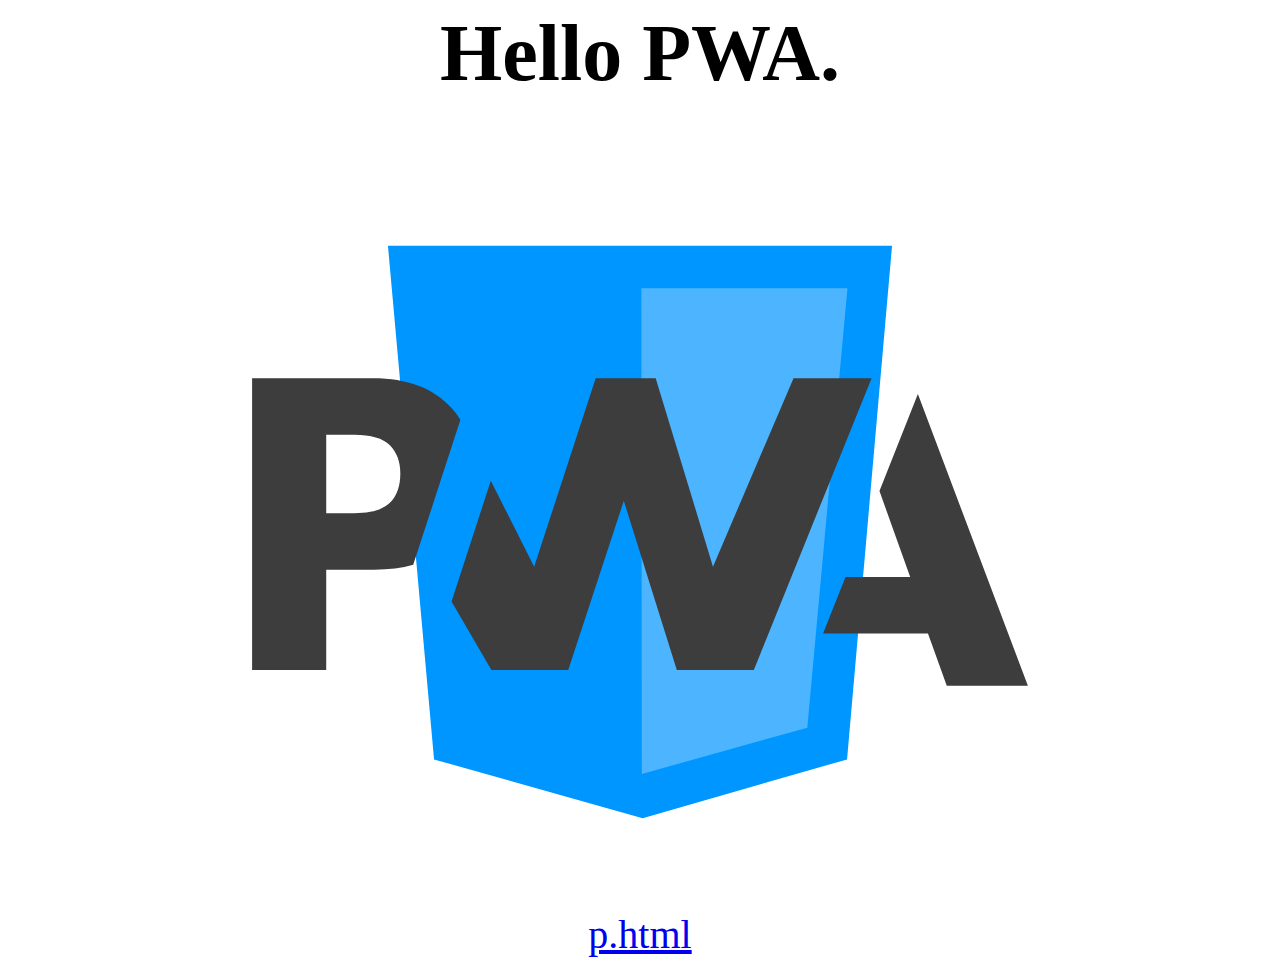
<file: _index.html>
<!-- index.html -->
<html>
<head>
  <!-- manifest.jsonを呼び出しています -->
  <link rel="manifest" href="./manifest.json">
  <script>
    // service workerが有効なら、service-worker.js を登録します
    if ('serviceWorker' in navigator) {
      navigator.serviceWorker.register('./service-worker.js').then(function() { console.log('Service Worker Registered'); });
   }
  </script>
  <title>Hello PWA.</title>
  <style>
    body {
      text-align:center;
      font-size: 40px;
      vertical-align: middle;
    }
    .image {
      width: 80%; 
      margin: auto;
      display: block;
    }
  </style>
</head>
<body>
  <h1>Hello PWA.</h1>
  <img src="./pwa-logo.svg" alt="PWA logo" class="image" />
  <a href="p.html">p.html</a>
</body>
</html>
</file>
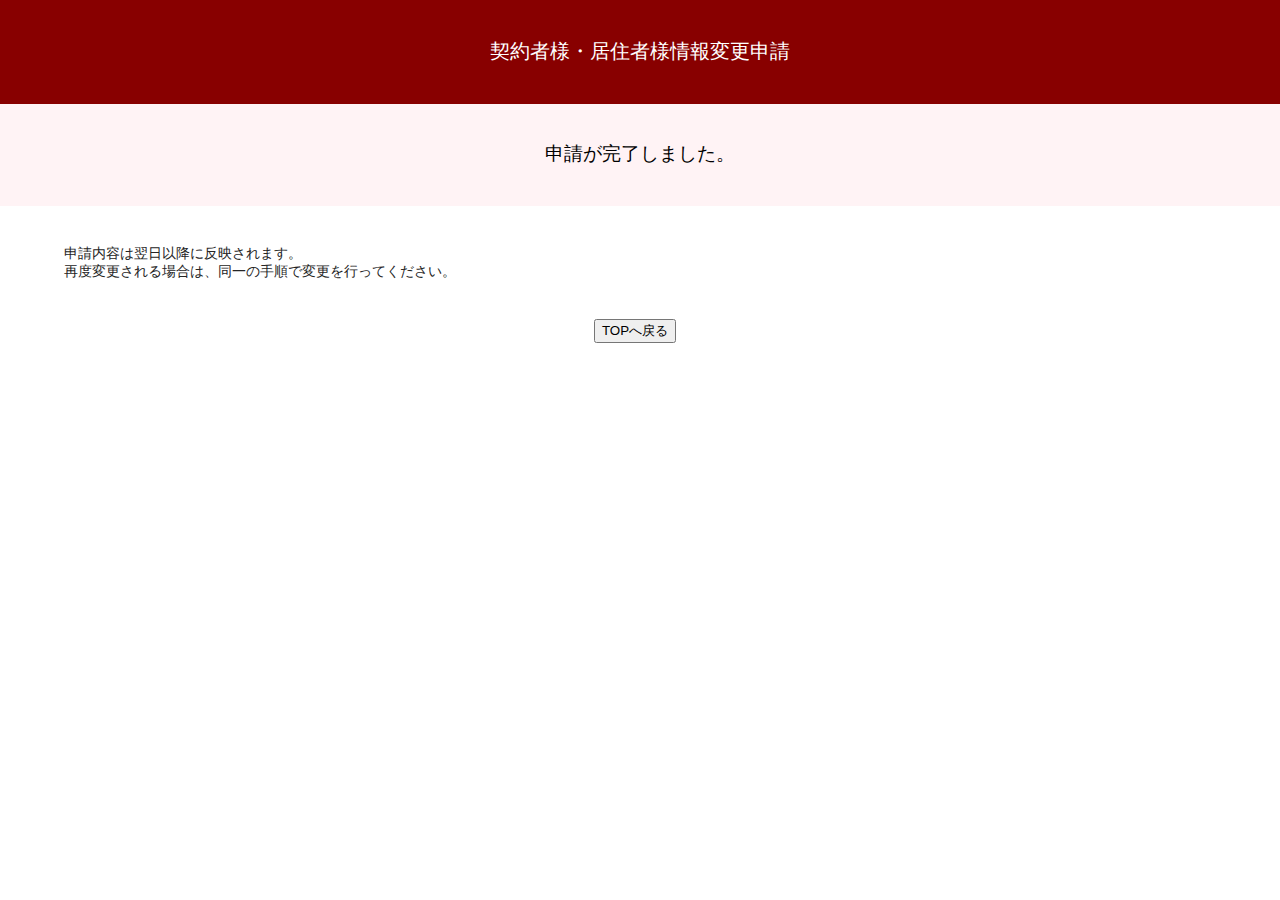
<file: complete.html>
<!DOCTYPE HTML>
<html lang="ja">
<head>
<meta charset="UTF-8">
<meta name="viewport" content="width=device-width, user-scalable=no, initial-scale=1, maximum-scale=1">

<title>契約者様・居住者様情報変更申請</title>

<link rel="stylesheet" type="text/css" href="./css/common.css" media="screen">
<link rel="stylesheet" type="text/css" href="./css/index.css" media="screen">
<link rel="stylesheet" type="text/css" href="./css/index2.css" media="screen">
<script src="./js/jquery-3.6.0.min.js" charset="UTF-8"></script>
<script src="./js/index.js" charset="UTF-8"></script>
<!--
▼ファビコン設置▼
※ファビコンを使用する際は
コメントアウトを消してください。
-->

<!--
<link rel="shortcut icon" href="icon URL.ico"> 
-->

<!--▲ファビコン設置▲-->

</head>
<body>


<!-- ▼ヘッダー▼ -->
<div class="top">
	<div class="title">契約者様・居住者様情報変更申請</div>
</div>
<div class="screen">
	<div class="screen_name">申請が完了しました。</div>
</div>
<!-- ▲ヘッダー▲ -->



<!-- 重要 -->
<div class="important">
	<div style="width: 90%; display: inline-block; text-align: left;">
		申請内容は翌日以降に反映されます。<br/>
		再度変更される場合は、同一の手順で変更を行ってください。
	</div>
</div>
<!-- 重要 -->


<div style="display: table; text-align: center; width: 100%; margin-top: 20px; margin-bottom: 20px;">
	<div style="display: table-cell; padding-right: 10px;">
		<input type="button" value="TOPへ戻る" onclick="alert('デモはこれで終了です。\n申請トップ画面へ戻ります。'); window.location.href = 'index.html';"/>
	</div>
</div>



<!-- ▼フッター▼ -->
<footer>



</footer>
<!-- ▲フッター▲ -->


</body>
</html>
</file>
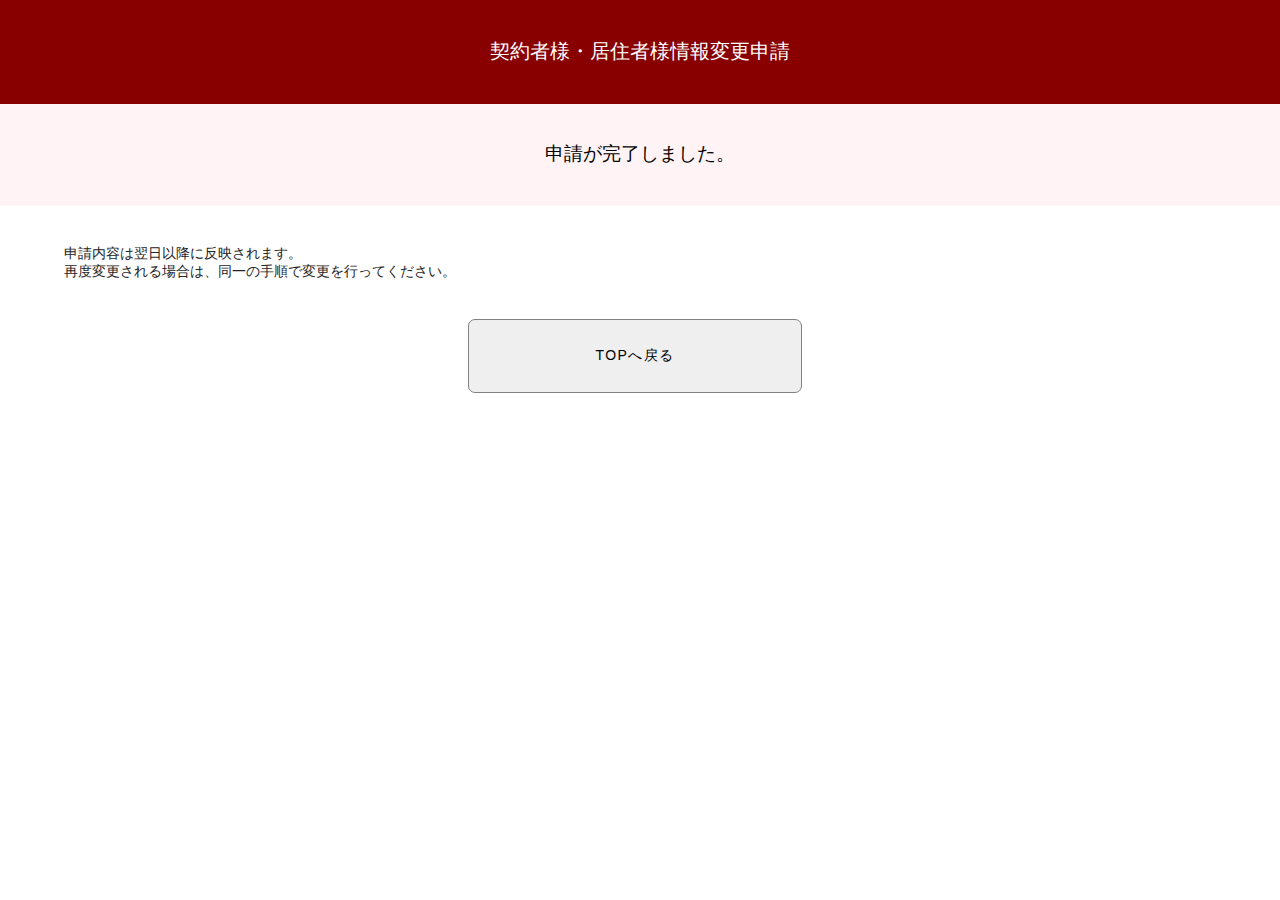
<file: complete2.html>
<!DOCTYPE HTML>
<html lang="ja">
<head>
<meta charset="UTF-8">
<meta name="viewport" content="width=device-width, user-scalable=no, initial-scale=1, maximum-scale=1">

<title>契約者様・居住者様情報変更申請</title>

<link rel="stylesheet" type="text/css" href="./css/common.css" media="screen">
<link rel="stylesheet" type="text/css" href="./css/index.css" media="screen">
<link rel="stylesheet" type="text/css" href="./css/index2.css" media="screen">
<script src="./js/jquery-3.6.0.min.js" charset="UTF-8"></script>
<script src="./js/index.js" charset="UTF-8"></script>
<!--
▼ファビコン設置▼
※ファビコンを使用する際は
コメントアウトを消してください。
-->

<!--
<link rel="shortcut icon" href="icon URL.ico"> 
-->

<!--▲ファビコン設置▲-->

</head>
<body>


<!-- ▼ヘッダー▼ -->
<div class="top">
	<div class="title">契約者様・居住者様情報変更申請</div>
</div>
<div class="screen">
	<div class="screen_name">申請が完了しました。</div>
</div>
<!-- ▲ヘッダー▲ -->



<!-- 重要 -->
<div class="important">
	<div style="width: 90%; display: inline-block; text-align: left;">
		申請内容は翌日以降に反映されます。<br/>
		再度変更される場合は、同一の手順で変更を行ってください。
	</div>
</div>
<!-- 重要 -->


<div style="display: table; text-align: center; width: 100%; margin-top: 20px; margin-bottom: 20px;">
	<div style="display: table-cell; padding-right: 10px;">
		<a class="btn btn--default" style="padding-left: 10%; padding-right: 10%;" onclick="alert('デモはこれで終了です。\n申請トップ画面へ戻ります。'); window.location.href = 'index2.html';">TOPへ戻る</a>
	</div>
</div>



<!-- ▼フッター▼ -->
<footer>



</footer>
<!-- ▲フッター▲ -->


</body>
</html>
</file>
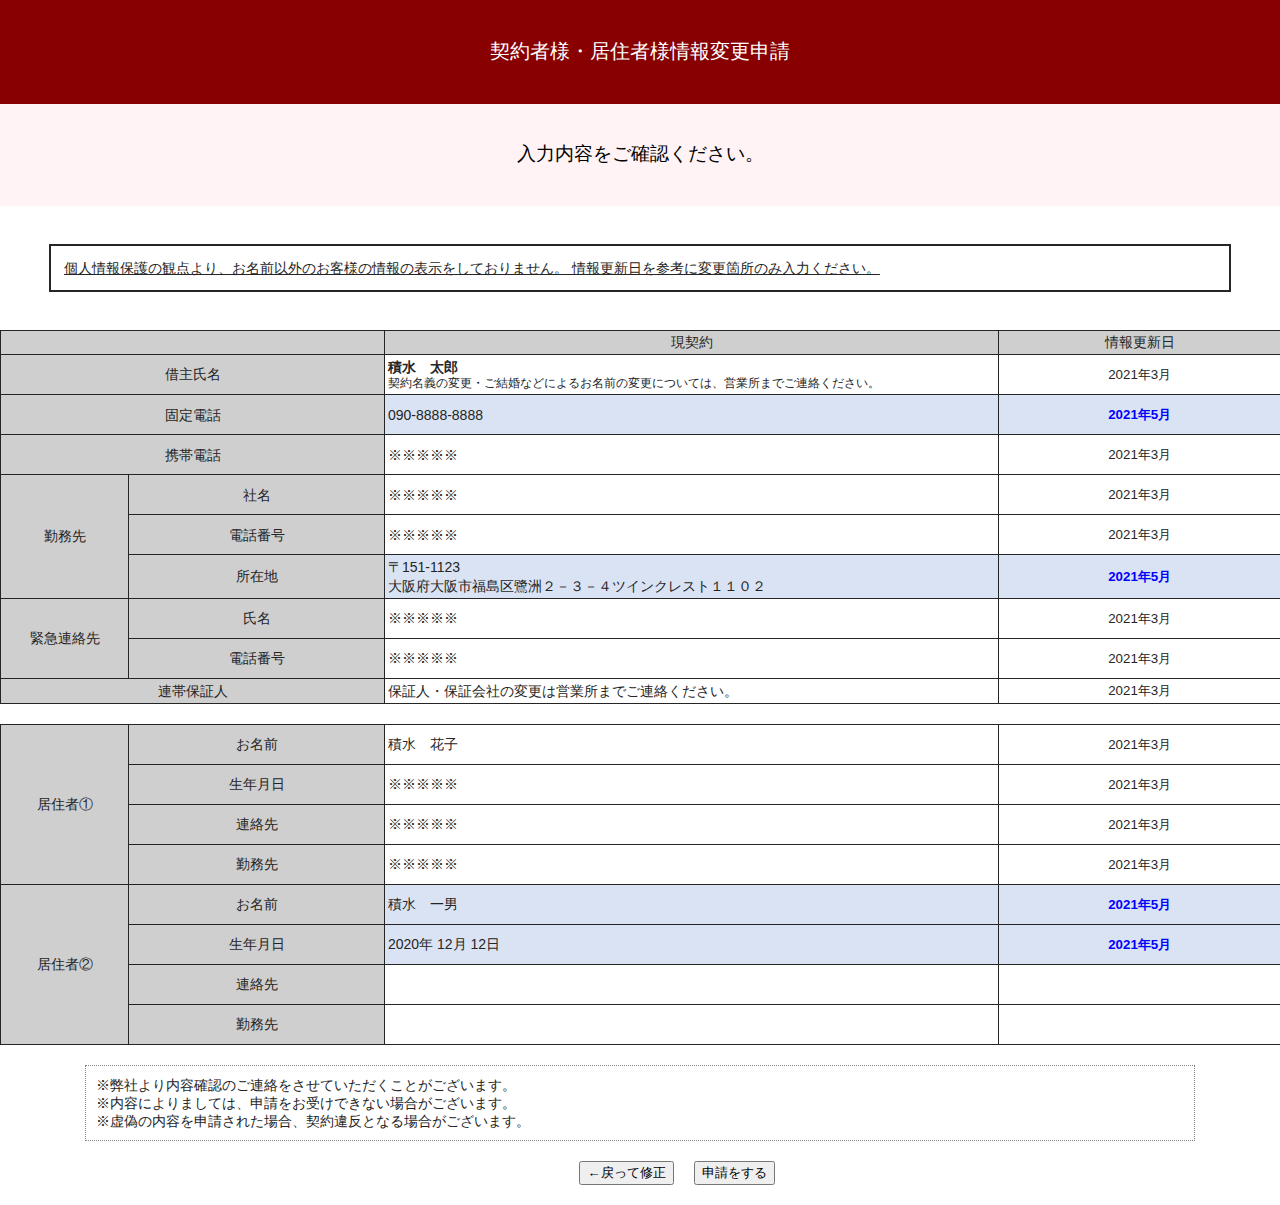
<file: confirm.html>
<!DOCTYPE HTML>
<html lang="ja">
<head>
<meta charset="UTF-8">
<meta name="viewport" content="width=device-width, user-scalable=no, initial-scale=1, maximum-scale=1">

<title>契約者様・居住者様情報変更申請</title>

<link rel="stylesheet" type="text/css" href="./css/common.css" media="screen">
<link rel="stylesheet" type="text/css" href="./css/index.css" media="screen">
<script src="./js/index.js" charset="UTF-8"></script>
<!--
▼ファビコン設置▼
※ファビコンを使用する際は
コメントアウトを消してください。
-->

<!--
<link rel="shortcut icon" href="icon URL.ico"> 
-->

<!--▲ファビコン設置▲-->

</head>
<body>


<!-- ▼ヘッダー▼ -->
<div class="top">
	<div class="title">契約者様・居住者様情報変更申請</div>
</div>
<div class="screen">
	<div class="screen_name">入力内容をご確認ください。</div>
</div>

<!-- ▲ヘッダー▲ -->



<!-- 重要 -->
<div class="important">
	<div class="important_contents">
		個人情報保護の観点より、お名前以外のお客様の情報の表示をしておりません。
		情報更新日を参考に変更箇所のみ入力ください。
	</div>
</div>
<!-- 重要 -->

<!-- メニュー -->
<table class="mainTable">
	<colgroup class="title1"></colgroup>
	<colgroup class="title2"></colgroup>
	<colgroup class="content"></colgroup>
	<colgroup class="update"></colgroup>
	<tr>
		<td colspan=2></td>
		<td class="titleHead">現契約</td>
		<td class="titleHead">情報更新日</td>
	</tr>
	<tr>
		<td colspan=2 class="contentsHead">借主氏名</td>
		<td class="contentsBody">
			<div class="keiyakusyaName">積水　太郎</div>
			<div class="meigiText">契約名義の変更・ご結婚などによるお名前の変更については、営業所までご連絡ください。</div>
		</td>
		<td class="contentsFoot">2021年3月</td>
	</tr>
	<tr class="height40">
		<td colspan=2 class="contentsHead">固定電話</td>
		<td class="contentsBody bgblue">
			<div id="readItem1" class="contentsBodyBox">
				<div class="contentsBodyBoxLeft">090-8888-8888</div>
			</div>
		<td id="editDate1" class="contentsFoot bgblue"><div class="fontblue fontbold">2021年5月</div></td>
	</tr>
	<tr class="height40">
		<td colspan=2 class="contentsHead">携帯電話</td>
		<td class="contentsBody">
			<div id="readItem2" class="contentsBodyBox">
				<div class="contentsBodyBoxLeft">※※※※※</div>
			</div>
		</td>
		<td id="editDate2" class="contentsFoot">2021年3月</td>
	</tr>
	<tr class="height40">
		<td rowspan=3 class="contentsHead">勤務先</td>
		<td class="contentsHead">社名</td>
		<td class="contentsBody">
			<div id="readItem3" class="contentsBodyBox">
				<div class="contentsBodyBoxLeft">※※※※※</div>
			</div>
		</td>
		<td id="editDate3" class="contentsFoot">2021年3月</td>
	</tr>
	<tr class="height40">
		<td class="contentsHead">電話番号</td>
		<td class="contentsBody">
			<div id="readItem4" class="contentsBodyBox">
				<div class="contentsBodyBoxLeft">※※※※※</div>
			</div>
		</td>
		<td id="editDate4" class="contentsFoot">2021年3月</td>
	</tr>
	<tr>
		<td class="contentsHead">所在地</td>
		<td class="contentsBody bgblue">
			<div id="readItem5" class="contentsBodyBox">
				<div class="contentsBodyBoxLeft">
					<div>〒151-1123</div>
					<div>大阪府大阪市福島区鷺洲２－３－４ツインクレスト１１０２</div>
				</div>
			</div>
		</td>
		<td id="editDate5" class="contentsFoot bgblue"><div class="fontblue fontbold">2021年5月</div></td>
	</tr>
	<tr class="height40">
		<td rowspan=2 class="contentsHead">緊急連絡先</td>
		<td class="contentsHead">氏名</td>
		<td class="contentsBody">
			<div id="readItem6" class="contentsBodyBox">
				<div class="contentsBodyBoxLeft">※※※※※</div>
			</div>
		</td>
		<td id="editDate6" class="contentsFoot">2021年3月</td>
	</tr>
	<tr class="height40">
		<td class="contentsHead">電話番号</td>
		<td class="contentsBody">
			<div id="readItem7" class="contentsBodyBox">
				<div class="contentsBodyBoxLeft">※※※※※</div>
			</div>
		</td>
		<td id="editDate7" class="contentsFoot">2021年3月</td>
	</tr>
	<tr>
		<td colspan=2 class="contentsHead">連帯保証人</td>
		<td class="contentsBody">保証人・保証会社の変更は営業所までご連絡ください。</td>
		<td class="contentsFoot">2021年3月</td>
	</tr>
</table>
<table id="kyojusya" class="kyojusya">
	<colgroup class="title1"></colgroup>
	<colgroup class="title2"></colgroup>
	<colgroup class="content"></colgroup>
	<colgroup class="update"></colgroup>
	<tr class="height40">
		<td rowspan=4 class="contentsHead">居住者①</td>
		<td class="contentsHead">お名前</td>
		<td class="contentsBody">
			<div class="contentsBodyBox">
				<div class="contentsBodyBoxLeft">積水　花子</div>
			</div>
		</td>
		<td class="contentsFoot">2021年3月</td>
	</tr>
	<tr class="height40">
		<td class="contentsHead">生年月日</td>
		<td class="contentsBody">
			<div class="contentsBodyBox">
				<div class="contentsBodyBoxLeft">※※※※※</div>
			</div>
		</td>
		<td class="contentsFoot">2021年3月</td>
	</tr>
	<tr class="height40">
		<td class="contentsHead">連絡先</td>
		<td class="contentsBody">
			<div class="contentsBodyBox">
				<div class="contentsBodyBoxLeft">※※※※※</div>
			</div>
		</td>
		<td class="contentsFoot">2021年3月</td>
	</tr>
	<tr class="height40">
		<td class="contentsHead">勤務先</td>
		<td class="contentsBody">
			<div class="contentsBodyBox">
				<div class="contentsBodyBoxLeft">※※※※※</div>
			</div>
		</td>
		<td class="contentsFoot">2021年3月</td>
	</tr>
	<tr class="height40">
		<td rowspan=4 class="contentsHead">居住者②</td>
		<td class="contentsHead">お名前</td>
		<td class="contentsBody bgblue">
			<div class="contentsBodyBox">
				<div class="contentsBodyBoxLeft">積水　一男</div>
			</div>
		</td>
		<td class="contentsFoot bgblue"><div class="fontblue fontbold">2021年5月</div></td>
	</tr>
	<tr class="height40">
		<td class="contentsHead">生年月日</td>
		<td class="contentsBody bgblue">
			<div class="contentsBodyBox">
				<div class="contentsBodyBoxLeft">2020年 12月 12日</div>
			</div>
		</td>
		<td class="contentsFoot bgblue"><div class="fontblue fontbold">2021年5月</div></td>
	</tr>
	<tr class="height40">
		<td class="contentsHead">連絡先</td>
		<td class="contentsBody">
			<div class="contentsBodyBox">
				<div class="contentsBodyBoxLeft"></div>
			</div>
		</td>
		<td class="contentsFoot"></td>
	</tr>
	<tr class="height40">
		<td class="contentsHead">勤務先</td>
		<td class="contentsBody">
			<div class="contentsBodyBox">
				<div class="contentsBodyBoxLeft"></div>
			</div>
		</td>
		<td class="contentsFoot"></td>
	</tr>
</table>

<div style="width: 100%; text-align: center; margin-top: 20px;">
	<div style="width: 85%; text-align: left; padding: 10px; border: dotted 1px gray; margin-left: auto; margin-right: auto;">
		<div>※弊社より内容確認のご連絡をさせていただくことがございます。</div>
		<div>※内容によりましては、申請をお受けできない場合がございます。</div>
		<div>※虚偽の内容を申請された場合、契約違反となる場合がございます。</div>
	</div>
</div>

<div style="display: table; text-align: center; width: 100%; margin-top: 20px; margin-bottom: 20px;">
	<div style="display: table-cell; text-align: right; padding-right: 10px;">
		<input type="button" value="←戻って修正" onclick="window.location.href = 'error.html';"/>
	</div>
	<div style="display: table-cell; text-align: left; padding-left: 10px;">
		<input type="button" value="申請をする" onclick="window.location.href = 'complete.html';"/>
	</div>
</div>



<!-- ▼フッター▼ -->
<footer>



</footer>
<!-- ▲フッター▲ -->


</body>
</html>
</file>
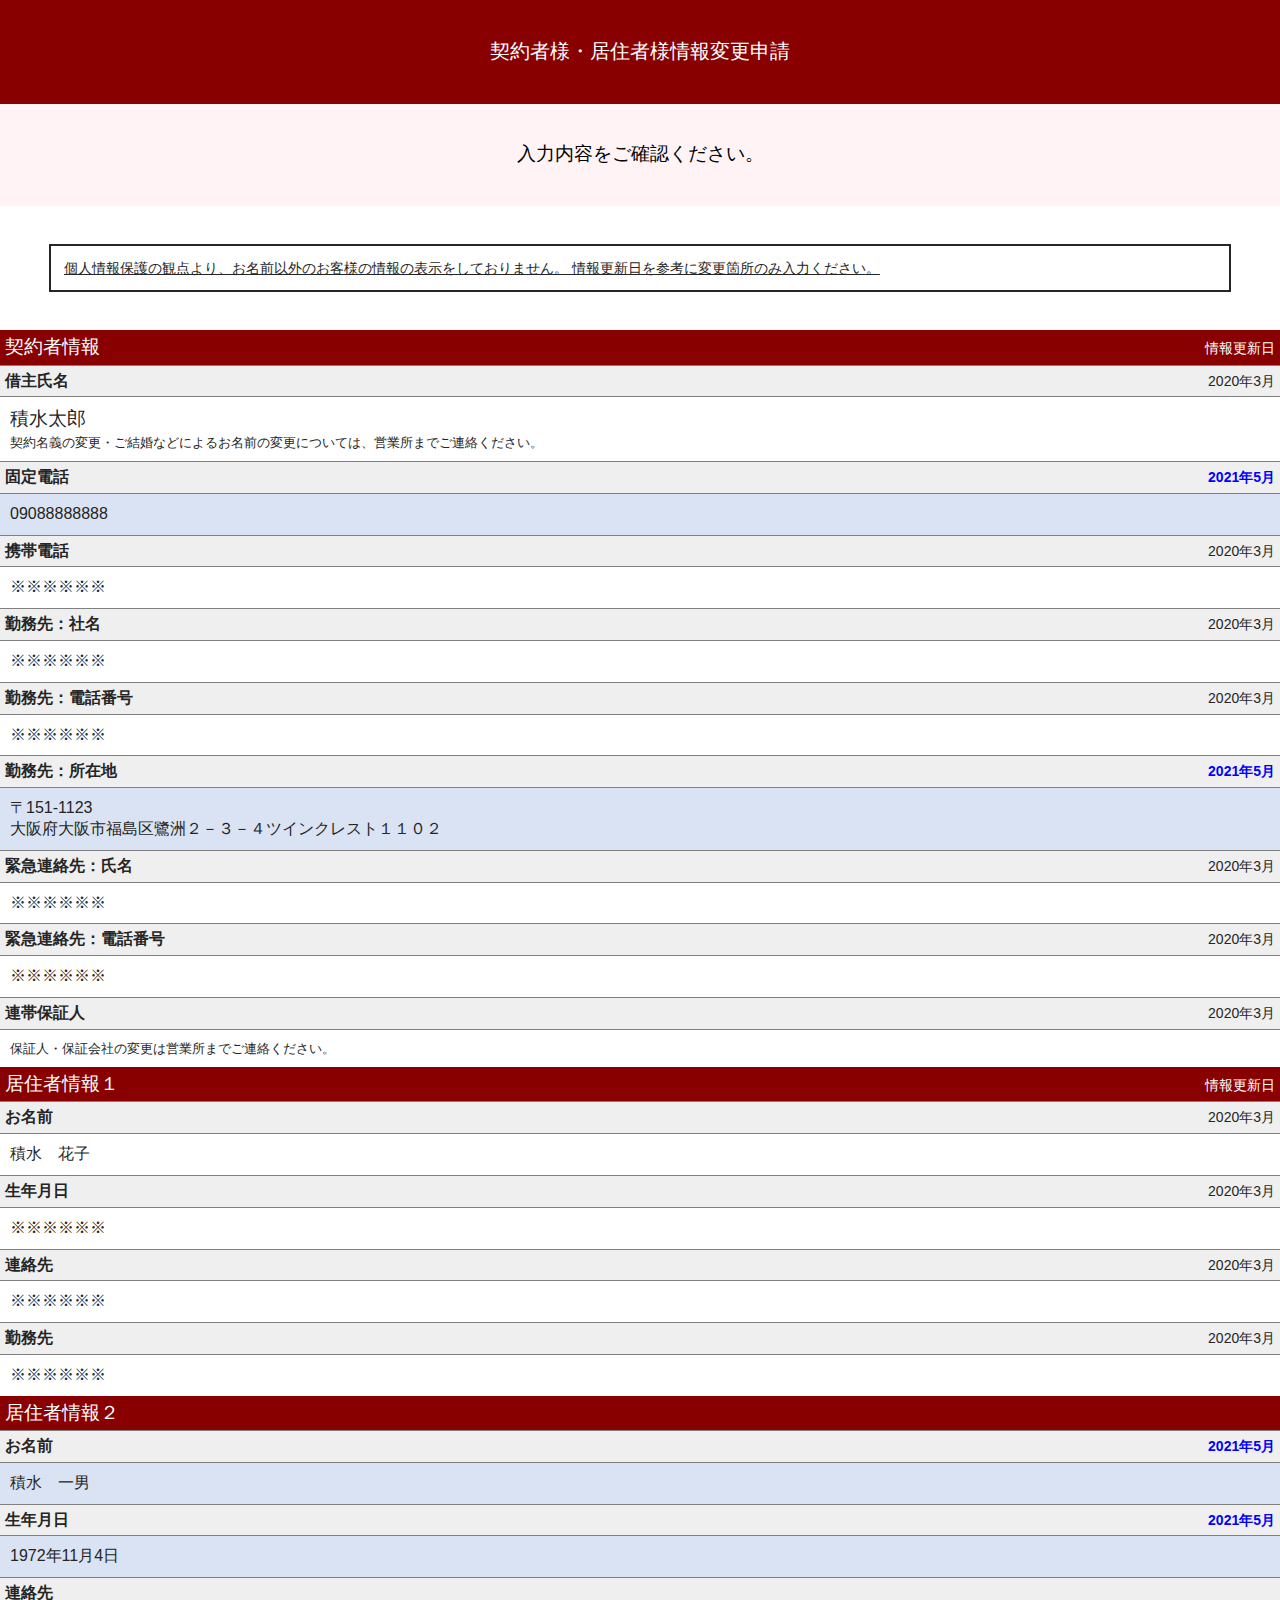
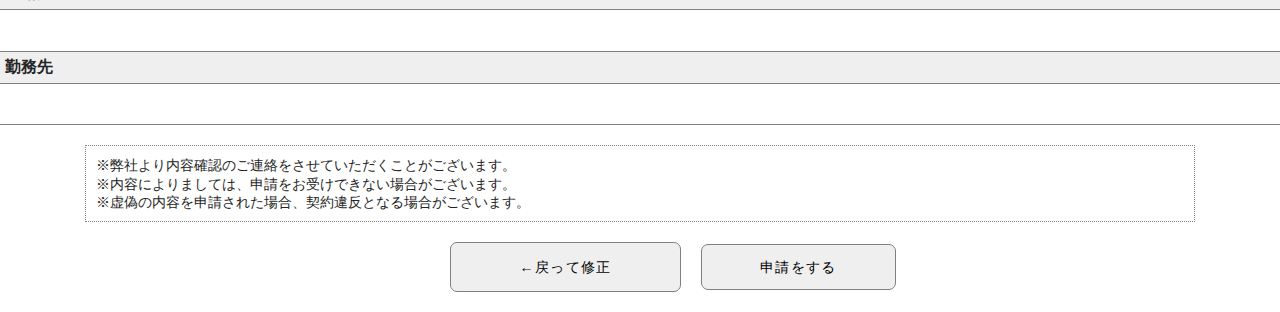
<file: confirm2.html>
<!DOCTYPE HTML>
<html lang="ja">
<head>
<meta charset="UTF-8">
<meta name="viewport" content="width=device-width, user-scalable=no, initial-scale=1, maximum-scale=1">

<title>契約者様・居住者様情報変更申請</title>

<link rel="stylesheet" type="text/css" href="./css/common.css" media="screen">
<link rel="stylesheet" type="text/css" href="./css/index.css" media="screen">
<link rel="stylesheet" type="text/css" href="./css/index2.css" media="screen">
<script src="./js/jquery-3.6.0.min.js" charset="UTF-8"></script>
<script src="./js/index.js" charset="UTF-8"></script>
<!--
▼ファビコン設置▼
※ファビコンを使用する際は
コメントアウトを消してください。
-->

<!--
<link rel="shortcut icon" href="icon URL.ico"> 
-->

<!--▲ファビコン設置▲-->

</head>
<body>


<!-- ▼ヘッダー▼ -->
<div class="top">
	<div class="title">契約者様・居住者様情報変更申請</div>
</div>
<div class="screen">
	<div class="screen_name">入力内容をご確認ください。</div>
</div>
<!-- ▲ヘッダー▲ -->



<!-- 重要 -->
<div class="important">
	<div class="important_contents">
		個人情報保護の観点より、お名前以外のお客様の情報の表示をしておりません。
		情報更新日を参考に変更箇所のみ入力ください。
	</div>
</div>
<!-- 重要 -->

<!-- 借主情報 -->
<div style="width: 100%; display: table; background-color: rgb(136,0,0); color: white; ">
	<div style="display: table-cell; width: 50%; padding: 5px; font-size: 14pt">契約者情報</div>
	<div style="display: table-cell; width: 50%; text-align: right; padding: 5px;">情報更新日</div>
</div>

<div style="width: 100%; display: table; background-color: #efefef; border-top: 1px solid gray; border-bottom: 1px solid gray;">
	<div style="display: table-cell; width: 50%; font-weight: bold; padding: 5px; font-size: 12pt;">借主氏名</div>
	<div style="display: table-cell; width: 50%; text-align: right; padding: 5px;">2020年3月</div>
</div>
<div style="padding: 10px 10px 2px 10px; font-size: 14pt;">積水太郎</div>
<div style="padding-left: 10px; padding-bottom: 10px; padding-right: 10px; font-size: 10pt;">契約名義の変更・ご結婚などによるお名前の変更については、営業所までご連絡ください。</div>

<!-- 固定電話 -->
<div style="width: 100%; display: table; background-color: #efefef; border-top: 1px solid gray; border-bottom: 1px solid gray;">
	<div style="display: table-cell; width: 50%; font-weight: bold; padding: 5px; font-size: 12pt;">固定電話</div>
	<div id="editDate1" style="display: table-cell; width: 50%; text-align: right; padding: 5px;" class="fontblue fontbold">2021年5月</div>
</div>
<div id="readItem1" style="width: 100%; display: table; ">
	<div style="display: table-cell; width: 100%; padding: 10px; font-size: 12pt;" class="bgblue">09088888888</div>
</div>

<!-- 携帯電話 -->
<div style="width: 100%; display: table; background-color: #efefef; border-top: 1px solid gray; border-bottom: 1px solid gray;">
	<div style="display: table-cell; width: 50%; font-weight: bold; padding: 5px; font-size: 12pt;">携帯電話</div>
	<div id="editDate2" style="display: table-cell; width: 50%; text-align: right; padding: 5px;">2020年3月</div>
</div>
<div id="readItem2" style="width: 100%; display: table;">
	<div style="display: table-cell; width: 100%; padding: 10px; font-size: 12pt;">※※※※※※</div>
</div>

<!-- 勤務先社名 -->
<div style="width: 100%; display: table; background-color: #efefef; border-top: 1px solid gray; border-bottom: 1px solid gray;">
	<div style="display: table-cell; width: 50%; font-weight: bold; padding: 5px; font-size: 12pt;">勤務先：社名</div>
	<div id="editDate3" style="display: table-cell; width: 50%; text-align: right; padding: 5px;">2020年3月</div>
</div>
<div id="readItem3" style="width: 100%; display: table;">
	<div style="display: table-cell; width: 100%; padding: 10px; font-size: 12pt;">※※※※※※</div>
</div>

<!-- 勤務先電話番号 -->
<div style="width: 100%; display: table; background-color: #efefef; border-top: 1px solid gray; border-bottom: 1px solid gray;">
	<div style="display: table-cell; width: 50%; font-weight: bold; padding: 5px; font-size: 12pt;">勤務先：電話番号</div>
	<div id="editDate4" style="display: table-cell; width: 50%; text-align: right; padding: 5px;">2020年3月</div>
</div>
<div id="readItem4" style="width: 100%; display: table;">
	<div style="display: table-cell; width: 100%; padding: 10px; font-size: 12pt;">※※※※※※</div>
</div>

<!-- 勤務先所在地 -->
<div style="width: 100%; display: table; background-color: #efefef; border-top: 1px solid gray; border-bottom: 1px solid gray;">
	<div style="display: table-cell; width: 50%; font-weight: bold; padding: 5px; font-size: 12pt;">勤務先：所在地</div>
	<div id="editDate5" style="display: table-cell; width: 50%; text-align: right; padding: 5px;" class="fontblue fontbold">2021年5月</div>
</div>
<div id="readItem5" style="width: 100%; display: table;">
	<div style="display: table-cell; width: 100%; padding: 10px; font-size: 12pt;" class="bgblue">
		<div>〒151-1123</div>
		<div>大阪府大阪市福島区鷺洲２－３－４ツインクレスト１１０２</div>
	</div>
</div>

<!-- 緊急連絡先氏名 -->
<div style="width: 100%; display: table; background-color: #efefef; border-top: 1px solid gray; border-bottom: 1px solid gray;">
	<div style="display: table-cell; width: 50%; font-weight: bold; padding: 5px; font-size: 12pt;">緊急連絡先：氏名</div>
	<div id="editDate6" style="display: table-cell; width: 50%; text-align: right; padding: 5px;">2020年3月</div>
</div>
<div id="readItem6" style="width: 100%; display: table;">
	<div style="display: table-cell; width: 100%; padding: 10px; font-size: 12pt;">※※※※※※</div>
</div>

<!-- 緊急連絡先電話番号 -->
<div style="width: 100%; display: table; background-color: #efefef; border-top: 1px solid gray; border-bottom: 1px solid gray;">
	<div style="display: table-cell; width: 50%; font-weight: bold; padding: 5px; font-size: 12pt;">緊急連絡先：電話番号</div>
	<div id="editDate7" style="display: table-cell; width: 50%; text-align: right; padding: 5px;">2020年3月</div>
</div>
<div id="readItem7" style="width: 100%; display: table;">
	<div style="display: table-cell; width: 100%; padding: 10px; font-size: 12pt;">※※※※※※</div>
</div>

<!-- 連帯保証人 -->
<div style="width: 100%; display: table; background-color: #efefef; border-top: 1px solid gray; border-bottom: 1px solid gray;">
	<div style="display: table-cell; width: 50%; font-weight: bold; padding: 5px; font-size: 12pt;">連帯保証人</div>
	<div style="display: table-cell; width: 50%; text-align: right; padding: 5px;">2020年3月</div>
</div>
<div style="width: 100%; display: table;">
	<div style="display: table-cell; width: 100%; padding: 10px; font-size: 10pt;">保証人・保証会社の変更は営業所までご連絡ください。</div>

</div>

<!-- 居住者情報 -->
<div id="kyojusya1">
	<div style="width: 100%; display: table; background-color: rgb(136,0,0); color: white; ">
		<div style="display: table-cell; width: 50%; padding: 5px; font-size: 14pt">居住者情報１</div>
		<div style="display: table-cell; width: 50%; text-align: right; padding: 5px;">情報更新日</div>
	</div>
	<!-- 居住者氏名 -->
	<div style="width: 100%; display: table; background-color: #efefef; border-top: 1px solid gray; border-bottom: 1px solid gray;">
		<div style="display: table-cell; width: 50%; font-weight: bold; padding: 5px; font-size: 12pt;">お名前</div>
		<div id="editDate8" style="display: table-cell; width: 50%; text-align: right; padding: 5px;">2020年3月</div>
	</div>
	<div id="readItem8" style="width: 100%; display: table; ">
		<div style="display: table-cell; width: 100%; padding: 10px; font-size: 12pt;">積水　花子</div>
	</div>

	<!-- 居住者生年月日 -->
	<div style="width: 100%; display: table; background-color: #efefef; border-top: 1px solid gray; border-bottom: 1px solid gray;">
		<div style="display: table-cell; width: 50%; font-weight: bold; padding: 5px; font-size: 12pt;">生年月日</div>
		<div id="editDate9" style="display: table-cell; width: 50%; text-align: right; padding: 5px;">2020年3月</div>
	</div>
	<div id="readItem9" style="width: 100%; display: table; ">
		<div style="display: table-cell; width: 100%; padding: 10px; font-size: 12pt;">※※※※※※</div>
	</div>

	<!-- 居住者連絡先 -->
	<div style="width: 100%; display: table; background-color: #efefef; border-top: 1px solid gray; border-bottom: 1px solid gray;">
		<div style="display: table-cell; width: 50%; font-weight: bold; padding: 5px; font-size: 12pt;">連絡先</div>
		<div id="editDate10" style="display: table-cell; width: 50%; text-align: right; padding: 5px;">2020年3月</div>
	</div>
	<div id="readItem10" style="width: 100%; display: table;">
		<div style="display: table-cell; width: 100%; padding: 10px; font-size: 12pt;">※※※※※※</div>
	</div>

	<!-- 居住者勤務先 -->
	<div style="width: 100%; display: table; background-color: #efefef; border-top: 1px solid gray; border-bottom: 1px solid gray;">
		<div style="display: table-cell; width: 50%; font-weight: bold; padding: 5px; font-size: 12pt;">勤務先</div>
		<div id="editDate11" style="display: table-cell; width: 50%; text-align: right; padding: 5px;">2020年3月</div>
	</div>
	<div id="readItem11" style="width: 100%; display: table;">
		<div style="display: table-cell; width: 100%; padding: 10px; font-size: 12pt;">※※※※※※</div>
	</div>
</div>

<!-- 居住者情報2 -->
<div id="kyojusya2">
	<div style="width: 100%; display: table; background-color: rgb(136,0,0); color: white; ">
		<div style="display: table-cell; width: 50%; padding: 5px; font-size: 14pt">居住者情報２</div>
		<div style="display: table-cell; width: 50%; text-align: right; padding: 5px;"></div>
	</div>
	<!-- 居住者氏名 -->
	<div style="width: 100%; display: table; background-color: #efefef; border-top: 1px solid gray; border-bottom: 1px solid gray;">
		<div style="display: table-cell; width: 50%; font-weight: bold; padding: 5px; font-size: 12pt;">お名前</div>
		<div id="editDate8" style="display: table-cell; width: 50%; text-align: right; padding: 5px;" class="fontblue fontbold">2021年5月</div>
	</div>
	<div id="readItem11" style="width: 100%; display: table;" class="bgblue">
		<div style="display: table-cell; width: 100%; padding: 10px; font-size: 12pt;">積水　一男</div>
	</div>

	<!-- 居住者生年月日 -->
	<div style="width: 100%; display: table; background-color: #efefef; border-top: 1px solid gray; border-bottom: 1px solid gray;">
		<div style="display: table-cell; width: 50%; font-weight: bold; padding: 5px; font-size: 12pt;">生年月日</div>
		<div id="editDate9" style="display: table-cell; width: 50%; text-align: right; padding: 5px;" class="fontblue fontbold">2021年5月</div>
	</div>
	<div style="width: 100%; display: table;" class="bgblue">
		<div style="display: table-cell; width: 100%; padding: 10px; font-size: 12pt;">1972年11月4日</div>
	</div>

	<!-- 居住者連絡先 -->
	<div style="width: 100%; display: table; background-color: #efefef; border-top: 1px solid gray; border-bottom: 1px solid gray;">
		<div style="display: table-cell; width: 50%; font-weight: bold; padding: 5px; font-size: 12pt;">連絡先</div>
		<div id="editDate10" style="display: table-cell; width: 50%; text-align: right; padding: 5px;"></div>
	</div>
	<div style="width: 100%; display: table;">
		<div style="display: table-cell; width: 100%; padding: 10px; font-size: 12pt;">&nbsp;</div>
	</div>

	<!-- 居住者勤務先 -->
	<div style="width: 100%; display: table; background-color: #efefef; border-top: 1px solid gray; border-bottom: 1px solid gray;">
		<div style="display: table-cell; width: 50%; font-weight: bold; padding: 5px; font-size: 12pt;">勤務先</div>
		<div id="editDate11" style="display: table-cell; width: 50%; text-align: right; padding: 5px;"></div>
	</div>
	<div style="width: 100%; display: table;">
		<div style="display: table-cell; width: 100%; padding: 10px; font-size: 12pt;">&nbsp;</div>
	</div>
</div>

<!-- 居住者情報3 -->
<div id="kyojusya3" style="display: none;">
	<div style="width: 100%; display: table; background-color: rgb(136,0,0); color: white; ">
		<div style="display: table-cell; width: 50%; padding: 5px; font-size: 14pt">居住者情報３</div>
		<div style="display: table-cell; width: 50%; text-align: right; padding: 5px;"></div>
	</div>
	<!-- 居住者氏名 -->
	<div style="width: 100%; display: table; background-color: #efefef; border-top: 1px solid gray; border-bottom: 1px solid gray;">
		<div style="display: table-cell; width: 50%; font-weight: bold; padding: 5px; font-size: 12pt;">お名前</div>
		<div id="editDate8" style="display: table-cell; width: 50%; text-align: right; padding: 5px;"></div>
	</div>
	<div id="editItem8" style="width: 100%;">
		<div style="display: table-cell; width: 100%; padding: 10px; font-size: 12pt;">
			<input type="text" placeholder="全角５０文字" style="width: 90%;"/>
		</div>
	</div>

	<!-- 居住者生年月日 -->
	<div style="width: 100%; display: table; background-color: #efefef; border-top: 1px solid gray; border-bottom: 1px solid gray;">
		<div style="display: table-cell; width: 50%; font-weight: bold; padding: 5px; font-size: 12pt;">生年月日</div>
		<div id="editDate9" style="display: table-cell; width: 50%; text-align: right; padding: 5px;"></div>
	</div>
	<div id="editItem9" style="width: 100%;">
		<div style="display: table-cell; width: 100%; padding: 10px; font-size: 12pt;">
			<select>
				<option default></option>
				<option>1970</option>
			</select>
			年
			<select>
				<option default></option>
				<option>1</option>
			</select>
			月
			<select>
				<option default></option>
				<option>1</option>
			</select>
			日
		</div>
	</div>

	<!-- 居住者連絡先 -->
	<div style="width: 100%; display: table; background-color: #efefef; border-top: 1px solid gray; border-bottom: 1px solid gray;">
		<div style="display: table-cell; width: 50%; font-weight: bold; padding: 5px; font-size: 12pt;">連絡先</div>
		<div id="editDate10" style="display: table-cell; width: 50%; text-align: right; padding: 5px;"></div>
	</div>
	<div id="editItem10" style="width: 100%;">
		<div style="display: table-cell; width: 100%; padding: 10px; font-size: 12pt;">
			<input type="tel" placeholder="例）09012345678"/>
		</div>
	</div>

	<!-- 居住者勤務先 -->
	<div style="width: 100%; display: table; background-color: #efefef; border-top: 1px solid gray; border-bottom: 1px solid gray;">
		<div style="display: table-cell; width: 50%; font-weight: bold; padding: 5px; font-size: 12pt;">勤務先</div>
		<div id="editDate11" style="display: table-cell; width: 50%; text-align: right; padding: 5px;"></div>
	</div>
	<div id="editItem11" style="width: 100%;">
		<div style="display: table-cell; width: 100%; padding: 10px; font-size: 12pt;">
			<div style="margin-bottom: 5px;">
				郵便番号
			</div>
			<div style="margin-bottom: 5px;">
				<input type="text" placeholder="例）111-2222"/>
			</div>
			<div style="margin-bottom: 5px;">
				都道府県・市区町村・番地
			</div>
			<div style="margin-bottom: 5px;">
				<input type="text" placeholder="全角５０文字" style="width: 90%;"/>
			</div>
			<div style="margin-bottom: 5px;">
				建物名・号室
			</div>
			<div>
				<input type="text" placeholder="全角５０文字" style="width: 90%;"/>
			</div>
		</div>
	</div>
</div>

<!-- 居住者情報4 -->
<div id="kyojusya4" style="display: none;">
	<div style="width: 100%; display: table; background-color: rgb(136,0,0); color: white; ">
		<div style="display: table-cell; width: 50%; padding: 5px; font-size: 14pt">居住者情報４</div>
		<div style="display: table-cell; width: 50%; text-align: right; padding: 5px;"></div>
	</div>
	<!-- 居住者氏名 -->
	<div style="width: 100%; display: table; background-color: #efefef; border-top: 1px solid gray; border-bottom: 1px solid gray;">
		<div style="display: table-cell; width: 50%; font-weight: bold; padding: 5px; font-size: 12pt;">お名前</div>
		<div id="editDate8" style="display: table-cell; width: 50%; text-align: right; padding: 5px;"></div>
	</div>
	<div id="editItem8" style="width: 100%;">
		<div style="display: table-cell; width: 100%; padding: 10px; font-size: 12pt;">
			<input type="text" placeholder="全角５０文字" style="width: 90%;"/>
		</div>
	</div>

	<!-- 居住者生年月日 -->
	<div style="width: 100%; display: table; background-color: #efefef; border-top: 1px solid gray; border-bottom: 1px solid gray;">
		<div style="display: table-cell; width: 50%; font-weight: bold; padding: 5px; font-size: 12pt;">生年月日</div>
		<div id="editDate9" style="display: table-cell; width: 50%; text-align: right; padding: 5px;"></div>
	</div>
	<div id="editItem9" style="width: 100%;">
		<div style="display: table-cell; width: 100%; padding: 10px; font-size: 12pt;">
			<select>
				<option default></option>
				<option>1970</option>
			</select>
			年
			<select>
				<option default></option>
				<option>1</option>
			</select>
			月
			<select>
				<option default></option>
				<option>1</option>
			</select>
			日
		</div>
	</div>

	<!-- 居住者連絡先 -->
	<div style="width: 100%; display: table; background-color: #efefef; border-top: 1px solid gray; border-bottom: 1px solid gray;">
		<div style="display: table-cell; width: 50%; font-weight: bold; padding: 5px; font-size: 12pt;">連絡先</div>
		<div id="editDate10" style="display: table-cell; width: 50%; text-align: right; padding: 5px;"></div>
	</div>
	<div id="editItem10" style="width: 100%;">
		<div style="display: table-cell; width: 100%; padding: 10px; font-size: 12pt;">
			<input type="tel" placeholder="例）09012345678"/>
		</div>
	</div>

	<!-- 居住者勤務先 -->
	<div style="width: 100%; display: table; background-color: #efefef; border-top: 1px solid gray; border-bottom: 1px solid gray;">
		<div style="display: table-cell; width: 50%; font-weight: bold; padding: 5px; font-size: 12pt;">勤務先</div>
		<div id="editDate11" style="display: table-cell; width: 50%; text-align: right; padding: 5px;"></div>
	</div>
	<div id="editItem11" style="width: 100%;">
		<div style="display: table-cell; width: 100%; padding: 10px; font-size: 12pt;">
			<div style="margin-bottom: 5px;">
				郵便番号
			</div>
			<div style="margin-bottom: 5px;">
				<input type="text" placeholder="例）111-2222"/>
			</div>
			<div style="margin-bottom: 5px;">
				都道府県・市区町村・番地
			</div>
			<div style="margin-bottom: 5px;">
				<input type="text" placeholder="全角５０文字" style="width: 90%;"/>
			</div>
			<div style="margin-bottom: 5px;">
				建物名・号室
			</div>
			<div>
				<input type="text" placeholder="全角５０文字" style="width: 90%;"/>
			</div>
		</div>
	</div>
</div>

<!-- 居住者情報5 -->
<div id="kyojusya5" style="display: none;">
	<div style="width: 100%; display: table; background-color: rgb(136,0,0); color: white; ">
		<div style="display: table-cell; width: 50%; padding: 5px; font-size: 14pt">居住者情報５</div>
		<div style="display: table-cell; width: 50%; text-align: right; padding: 5px;"></div>
	</div>
	<!-- 居住者氏名 -->
	<div style="width: 100%; display: table; background-color: #efefef; border-top: 1px solid gray; border-bottom: 1px solid gray;">
		<div style="display: table-cell; width: 50%; font-weight: bold; padding: 5px; font-size: 12pt;">お名前</div>
		<div id="editDate8" style="display: table-cell; width: 50%; text-align: right; padding: 5px;"></div>
	</div>
	<div id="editItem8" style="width: 100%;">
		<div style="display: table-cell; width: 100%; padding: 10px; font-size: 12pt;">
			<input type="text" placeholder="全角５０文字" style="width: 90%;"/>
		</div>
	</div>

	<!-- 居住者生年月日 -->
	<div style="width: 100%; display: table; background-color: #efefef; border-top: 1px solid gray; border-bottom: 1px solid gray;">
		<div style="display: table-cell; width: 50%; font-weight: bold; padding: 5px; font-size: 12pt;">生年月日</div>
		<div id="editDate9" style="display: table-cell; width: 50%; text-align: right; padding: 5px;"></div>
	</div>
	<div id="editItem9" style="width: 100%;">
		<div style="display: table-cell; width: 100%; padding: 10px; font-size: 12pt;">
			<select>
				<option default></option>
				<option>1970</option>
			</select>
			年
			<select>
				<option default></option>
				<option>1</option>
			</select>
			月
			<select>
				<option default></option>
				<option>1</option>
			</select>
			日
		</div>
	</div>

	<!-- 居住者連絡先 -->
	<div style="width: 100%; display: table; background-color: #efefef; border-top: 1px solid gray; border-bottom: 1px solid gray;">
		<div style="display: table-cell; width: 50%; font-weight: bold; padding: 5px; font-size: 12pt;">連絡先</div>
		<div id="editDate10" style="display: table-cell; width: 50%; text-align: right; padding: 5px;"></div>
	</div>
	<div id="editItem10" style="width: 100%;">
		<div style="display: table-cell; width: 100%; padding: 10px; font-size: 12pt;">
			<input type="tel" placeholder="例）09012345678"/>
		</div>
	</div>

	<!-- 居住者勤務先 -->
	<div style="width: 100%; display: table; background-color: #efefef; border-top: 1px solid gray; border-bottom: 1px solid gray;">
		<div style="display: table-cell; width: 50%; font-weight: bold; padding: 5px; font-size: 12pt;">勤務先</div>
		<div id="editDate11" style="display: table-cell; width: 50%; text-align: right; padding: 5px;"></div>
	</div>
	<div id="editItem11" style="width: 100%;">
		<div style="display: table-cell; width: 100%; padding: 10px; font-size: 12pt;">
			<div style="margin-bottom: 5px;">
				郵便番号
			</div>
			<div style="margin-bottom: 5px;">
				<input type="text" placeholder="例）111-2222"/>
			</div>
			<div style="margin-bottom: 5px;">
				都道府県・市区町村・番地
			</div>
			<div style="margin-bottom: 5px;">
				<input type="text" placeholder="全角５０文字" style="width: 90%;"/>
			</div>
			<div style="margin-bottom: 5px;">
				建物名・号室
			</div>
			<div>
				<input type="text" placeholder="全角５０文字" style="width: 90%;"/>
			</div>
		</div>
	</div>
</div>

<div style="width: 100%; display: table; background-color: #efefef; border-top: 1px solid gray;">
</div>

<div style="width: 100%; text-align: center; margin-top: 20px;">
	<div style="width: 85%; text-align: left; padding: 10px; border: dotted 1px gray; margin-left: auto; margin-right: auto;">
		<div>※弊社より内容確認のご連絡をさせていただくことがございます。</div>
		<div>※内容によりましては、申請をお受けできない場合がございます。</div>
		<div>※虚偽の内容を申請された場合、契約違反となる場合がございます。</div>
	</div>
</div>

<div style="display: table; text-align: center; width: 100%; margin-top: 20px; margin-bottom: 20px;">
	<div style="display: table-cell; text-align: right; padding-right: 10px;">
		<a class="btn btn--default" style="padding-left: 10%; padding-right: 10%;" onclick="window.location.href = 'error2.html';">←戻って修正</a>
	</div>
	<div style="display: table-cell; text-align: left; padding-left: 10px;">
		<a class="btn btn--default" style="padding-left: 10%; padding-right: 10%;" onclick="window.location.href = 'complete2.html';">申請をする</a>
	</div>
</div>


<!-- ▼フッター▼ -->
<footer>



</footer>
<!-- ▲フッター▲ -->


</body>
</html>
</file>
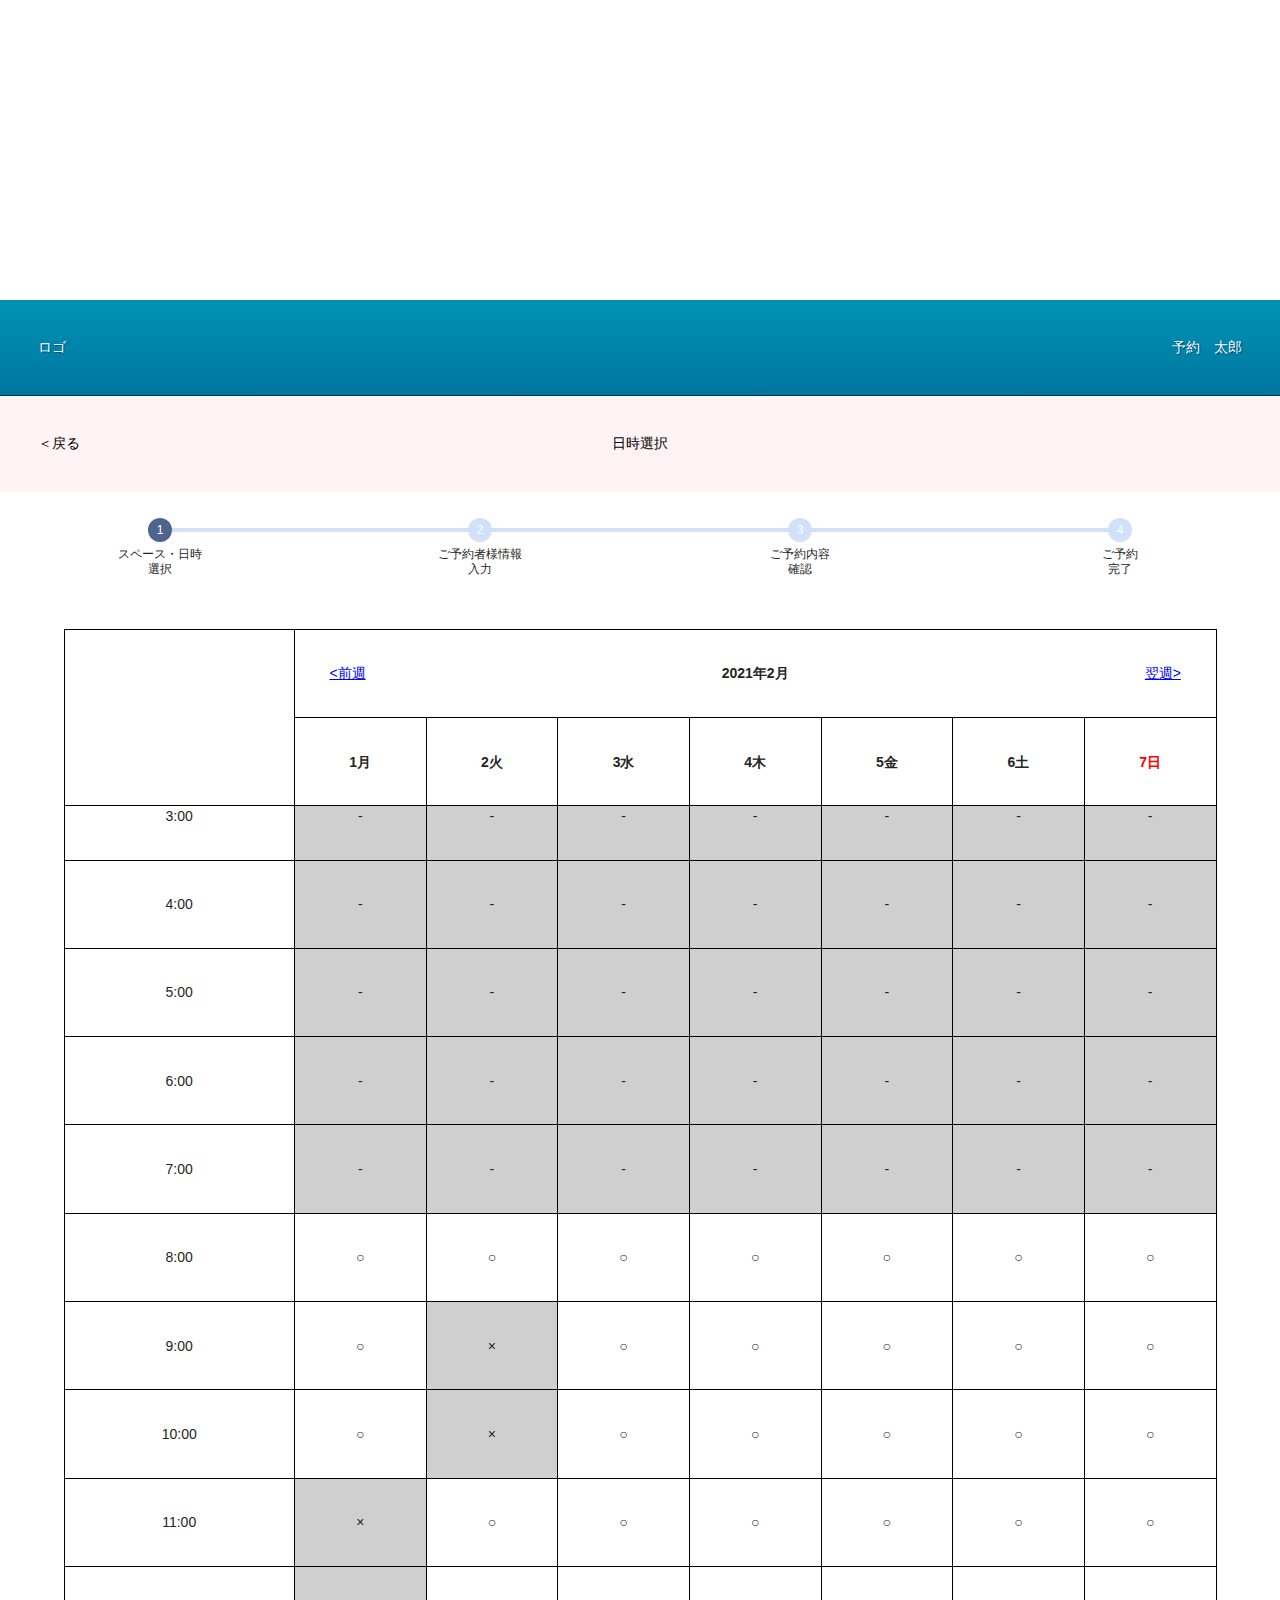
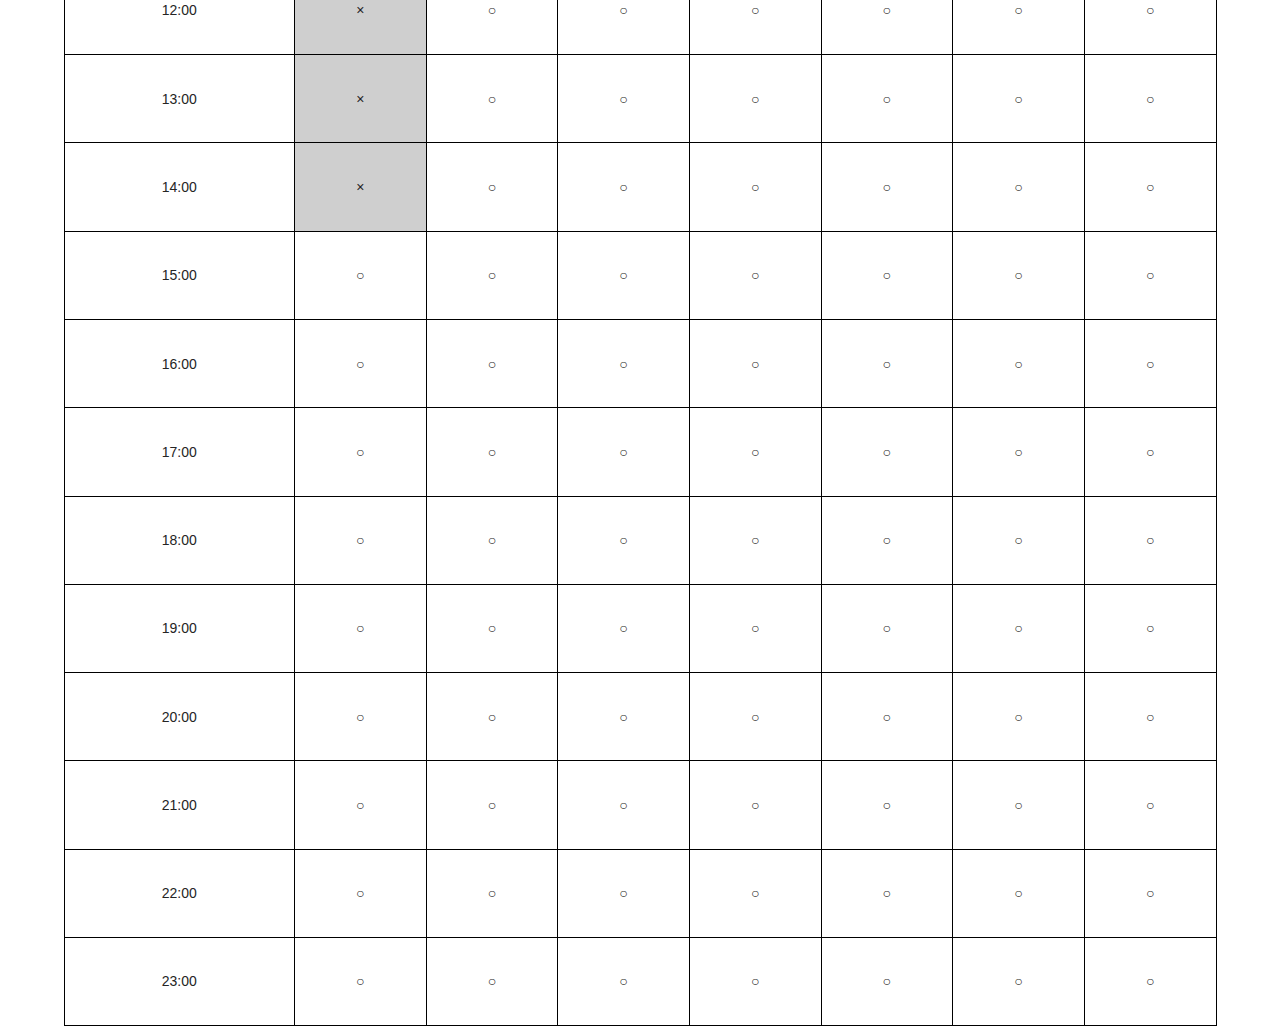
<file: dateSelect.html>
<!DOCTYPE HTML>
<html lang="ja">
<head>
<meta charset="UTF-8">
<meta name="viewport" content="width=device-width, user-scalable=no, initial-scale=1, maximum-scale=1">

<title>空きスペース予約　日時選択</title>

<link rel="stylesheet" type="text/css" href="./css/common.css" media="screen">
<link rel="stylesheet" type="text/css" href="./css/dateSelect.css" media="screen">
<script src="https://ajax.googleapis.com/ajax/libs/jquery/3.2.1/jquery.min.js"></script>
<script src="./js/dateSelect.js"></script>

<!--
▼ファビコン設置▼
※ファビコンを使用する際は
コメントアウトを消してください。
-->

<!--
<link rel="shortcut icon" href="icon URL.ico"> 
-->

<!--▲ファビコン設置▲-->

</head>
<body onload="table_scroll();">
<!-- ▼ヘッダー▼ -->
<header>
	<div class="top">
		<div class="logo">ロゴ</div>
		<div class="screen_name"></div>
		<div class="login_info">予約　太郎</div>
	</div>
	<div class="screen">
		<div class="back" onclick="history.back();">＜戻る</div>
		<div class="screen_name">日時選択</div>
		<div class="login_info"></div>
	</div>
	<!-- 予約ステップ -->
	<div class="stepArea">
		<ol class="stepBar">
			<li class="visited"><span>1</span><br>スペース・日時<br/>選択</li>
			<li><span>2</span><br>ご予約者様情報<br/>入力</li>
			<li><span>3</span><br>ご予約内容<br/>確認</li>
			<li><span>4</span><br>ご予約<br/>完了</li>
		</ol>
	</div>
<!-- ▲ヘッダー▲ -->

<!-- 予約ステップ -->

<!-- 時刻選択 -->
<div class="dateSelectHeaderArea">
	<table class="dateSelectHeader">
		<tr>
			<th rowspan=2 class="timeHeader"></th>
			<th colspan=8>
				<div class="dayHeader">
					<div class="lastWeek"><前週</div>
					<div class="yearMonth">2021年2月</div>
					<div class="nextWeek">翌週></div>
				</div>
			</th>
		</tr>
		<tr>
			<th>1月</th><th>2火</th><th>3水</th><th>4木</th><th>5金</th><th class="blue">6土</th><th class="red">7日</th>
		</tr>
	</table>
</div>
</header>
<div class="dateSelectBodyArea">
	<table id="dateSelectTable" class="dateSelectBody">
		<tr>
			<td class="timeHeader">0:00</td>
			<td class="bgGray">-</td><td class="bgGray">-</td><td class="bgGray">-</td><td class="bgGray">-</td><td class="bgGray">-</td><td class="bgGray">-</td><td class="bgGray">-</td>
		</tr>
		<tr>
			<td>1:00</td>
			<td class="bgGray">-</td><td class="bgGray">-</td><td class="bgGray">-</td><td class="bgGray">-</td><td class="bgGray">-</td><td class="bgGray">-</td><td class="bgGray">-</td>
		</tr>
		<tr>
			<td>2:00</td>
			<td class="bgGray">-</td><td class="bgGray">-</td><td class="bgGray">-</td><td class="bgGray">-</td><td class="bgGray">-</td><td class="bgGray">-</td><td class="bgGray">-</td>
		</tr>
		<tr>
			<td>3:00</td>
			<td class="bgGray">-</td><td class="bgGray">-</td><td class="bgGray">-</td><td class="bgGray">-</td><td class="bgGray">-</td><td class="bgGray">-</td><td class="bgGray">-</td>
		</tr>
		<tr>
			<td>4:00</td>
			<td class="bgGray">-</td><td class="bgGray">-</td><td class="bgGray">-</td><td class="bgGray">-</td><td class="bgGray">-</td><td class="bgGray">-</td><td class="bgGray">-</td>
		</tr>
		<tr>
			<td>5:00</td>
			<td class="bgGray">-</td><td class="bgGray">-</td><td class="bgGray">-</td><td class="bgGray">-</td><td class="bgGray">-</td><td class="bgGray">-</td><td class="bgGray">-</td>
		</tr>
		<tr>
			<td>6:00</td>
			<td class="bgGray">-</td><td class="bgGray">-</td><td class="bgGray">-</td><td class="bgGray">-</td><td class="bgGray">-</td><td class="bgGray">-</td><td class="bgGray">-</td>
		</tr>
		<tr>
			<td>7:00</td>
			<td class="bgGray">-</td><td class="bgGray">-</td><td class="bgGray">-</td><td class="bgGray">-</td><td class="bgGray">-</td><td class="bgGray">-</td><td class="bgGray">-</td>
		</tr>
		<tr>
			<td>8:00</td>
			<td>○</td><td>○</td><td>○</td><td>○</td><td>○</td><td>○</td><td>○</td>
		</tr>
		<tr>
			<td>9:00</td>
			<td>○</td><td class="bgGray">×</td><td>○</td><td>○</td><td>○</td><td>○</td><td>○</td>
		</tr>
		<tr>
			<td>10:00</td>
			<td>○</td><td class="bgGray">×</td><td>○</td><td>○</td><td>○</td><td>○</td><td>○</td>
		</tr>
		<tr>
			<td>11:00</td>
			<td class="bgGray">×</td><td>○</td><td>○</td><td>○</td><td>○</td><td>○</td><td>○</td>
		</tr>
		<tr>
			<td>12:00</td>
			<td class="bgGray">×</td><td>○</td><td>○</td><td>○</td><td>○</td><td>○</td><td>○</td>
		</tr>
		<tr>
			<td>13:00</td>
			<td class="bgGray">×</td><td>○</td><td>○</td><td>○</td><td>○</td><td>○</td><td>○</td>
		</tr>
		<tr>
			<td>14:00</td>
			<td class="bgGray">×</td><td>○</td><td>○</td><td>○</td><td>○</td><td>○</td><td>○</td>
		</tr>
		<tr>
			<td>15:00</td>
			<td>○</td><td>○</td><td>○</td><td>○</td><td>○</td><td>○</td><td>○</td>
		</tr>
		<tr>
			<td>16:00</td>
			<td>○</td><td>○</td><td>○</td><td>○</td><td>○</td><td>○</td><td>○</td>
		</tr>
		<tr>
			<td>17:00</td>
			<td>○</td><td>○</td><td>○</td><td>○</td><td>○</td><td>○</td><td>○</td>
		</tr>
		<tr>
			<td>18:00</td>
			<td>○</td><td>○</td><td>○</td><td>○</td><td>○</td><td>○</td><td>○</td>
		</tr>
		<tr>
			<td>19:00</td>
			<td>○</td><td>○</td><td>○</td><td>○</td><td>○</td><td>○</td><td>○</td>
		</tr>
		<tr>
			<td>20:00</td>
			<td>○</td><td>○</td><td>○</td><td>○</td><td>○</td><td>○</td><td>○</td>
		</tr>
		<tr>
			<td>21:00</td>
			<td>○</td><td>○</td><td>○</td><td>○</td><td>○</td><td>○</td><td>○</td>
		</tr>
		<tr>
			<td>22:00</td>
			<td>○</td><td>○</td><td>○</td><td>○</td><td>○</td><td>○</td><td>○</td>
		</tr>
		<tr>
			<td>23:00</td>
			<td>○</td><td>○</td><td>○</td><td>○</td><td>○</td><td>○</td><td>○</td>
		</tr>
	</table>
</div>
<!-- 時刻選択 -->

<!-- ▼フッター▼ -->
<footer>



</footer>
<!-- ▲フッター▲ -->


<div id="overlay">
	<div id="overlayWindow">
		<div class="selectTimeArea">
		
			<div class="screen">
				<div class="back"></div>
				<div class="screen_name">ご利用時間</div>
				<div id="close" class="login_info">×</div>
			</div>

			<div class="selectedDate">
				ご予約日時：2021年2月6日　13:00
			</div>
			

<div class="cp_ipselect">
<select class="cp_sl06" required>
<option value="" hidden disabled selected></option>
<option value="1">1時間</option>
<option value="2">2時間</option>
<option value="3">3時間</option>
<option value="4">4時間</option>
<option value="5">5時間</option>
</select>
<span class="cp_sl06_highlight"></span>
<span class="cp_sl06_selectbar"></span>
<label class="cp_sl06_selectlabel">ご利用時間</label>
</div>
<!--
			<div class="selectTime">
				ご利用時間：
				<select id="language" name="language">
				<option value="1">1時間</option>
				<option value="2">2時間</option>
				<option value="3">3時間</option>
				<option value="4">4時間</option>
				<option value="5">5時間</option>
				</select>
			</div>
-->
			<div class="gotoInputScreen">
				<a class="btn btn--default btn--radius"  onclick="goInputReserve();">ご予約者様情報入力</a>
			</div>
<!--
			<div class="gotoInputScreen"><button onclick="goInputReserve();">ご予約者様情報入力へ</button></div>
-->
		</div>
	</div>
</div>


</body>
</html>
</file>
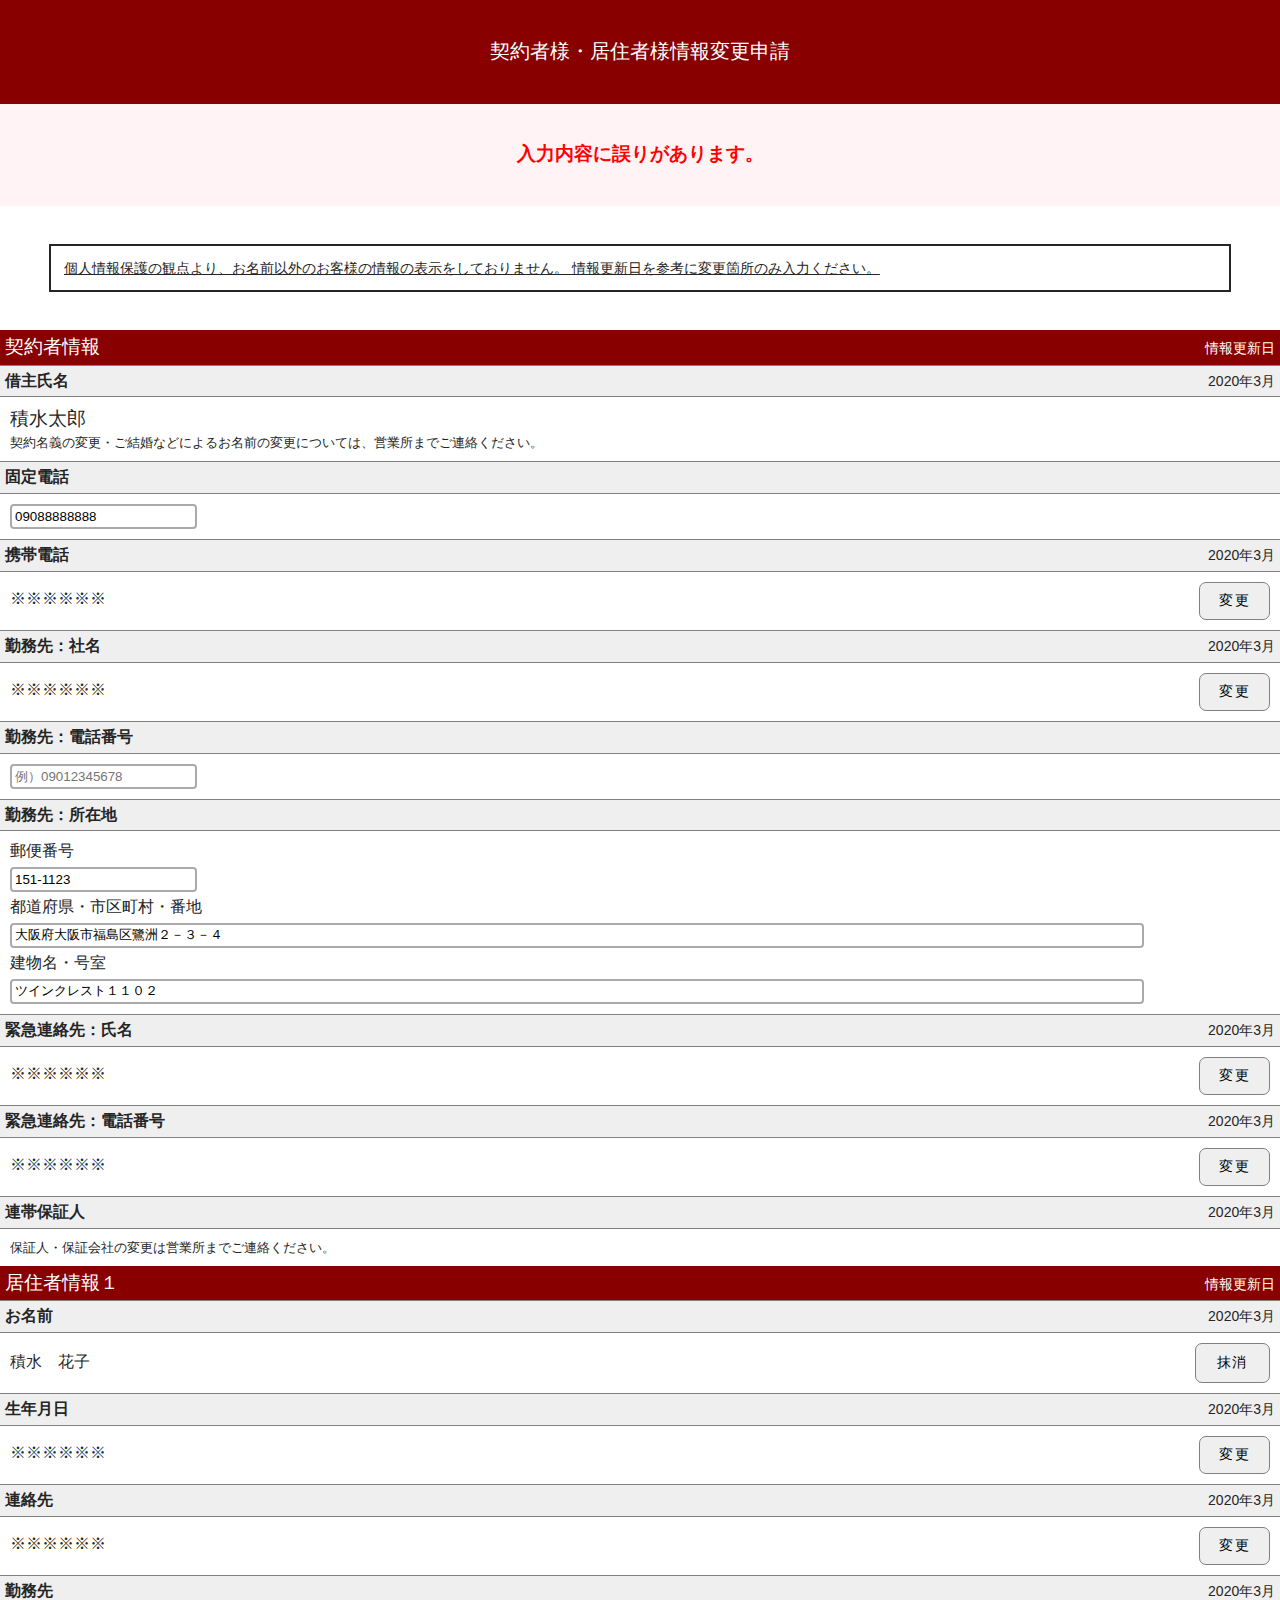
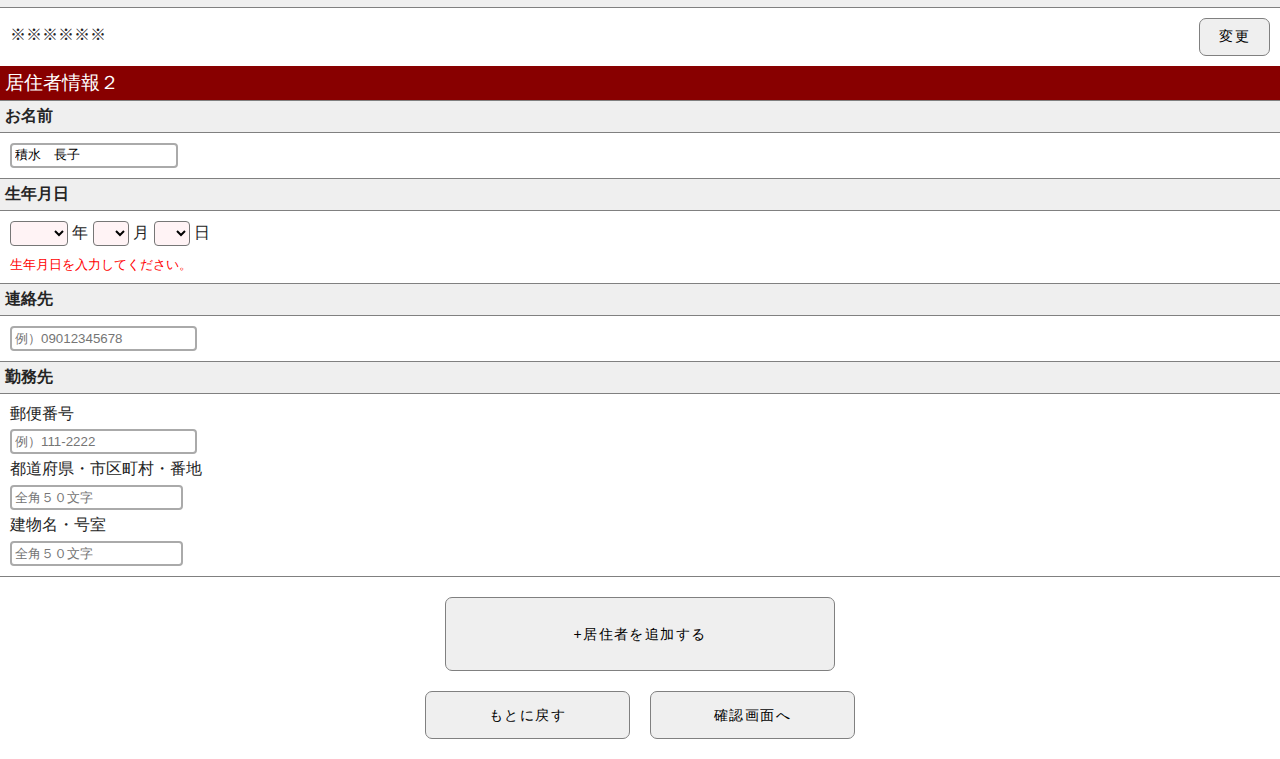
<file: error2.html>
<!DOCTYPE HTML>
<html lang="ja">
<head>
<meta charset="UTF-8">
<meta name="viewport" content="width=device-width, user-scalable=no, initial-scale=1, maximum-scale=1">

<title>契約者様・居住者様情報変更申請</title>

<link rel="stylesheet" type="text/css" href="./css/common.css" media="screen">
<link rel="stylesheet" type="text/css" href="./css/index.css" media="screen">
<link rel="stylesheet" type="text/css" href="./css/index2.css" media="screen">
<script src="./js/jquery-3.6.0.min.js" charset="UTF-8"></script>
<script src="./js/index.js" charset="UTF-8"></script>
<!--
▼ファビコン設置▼
※ファビコンを使用する際は
コメントアウトを消してください。
-->

<!--
<link rel="shortcut icon" href="icon URL.ico"> 
-->

<!--▲ファビコン設置▲-->

</head>
<body>


<!-- ▼ヘッダー▼ -->
<div class="top">
	<div class="title">契約者様・居住者様情報変更申請</div>
</div>
<div class="screen">
	<div class="screen_name" style="color: red; font-weight: bold;">入力内容に誤りがあります。</div>
</div>
<!-- ▲ヘッダー▲ -->



<!-- 重要 -->
<div class="important">
	<div class="important_contents">
		個人情報保護の観点より、お名前以外のお客様の情報の表示をしておりません。
		情報更新日を参考に変更箇所のみ入力ください。
	</div>
</div>
<!-- 重要 -->

<!-- 借主情報 -->
<div style="width: 100%; display: table; background-color: rgb(136,0,0); color: white; ">
	<div style="display: table-cell; width: 50%; padding: 5px; font-size: 14pt">契約者情報</div>
	<div style="display: table-cell; width: 50%; text-align: right; padding: 5px;">情報更新日</div>
</div>

<div style="width: 100%; display: table; background-color: #efefef; border-top: 1px solid gray; border-bottom: 1px solid gray;">
	<div style="display: table-cell; width: 50%; font-weight: bold; padding: 5px; font-size: 12pt;">借主氏名</div>
	<div style="display: table-cell; width: 50%; text-align: right; padding: 5px;">2020年3月</div>
</div>
<div style="padding: 10px 10px 2px 10px; font-size: 14pt;">積水太郎</div>
<div style="padding-left: 10px; padding-bottom: 10px; padding-right: 10px; font-size: 10pt;">契約名義の変更・ご結婚などによるお名前の変更については、営業所までご連絡ください。</div>

<!-- 固定電話 -->
<div style="width: 100%; display: table; background-color: #efefef; border-top: 1px solid gray; border-bottom: 1px solid gray;">
	<div style="display: table-cell; width: 50%; font-weight: bold; padding: 5px; font-size: 12pt;">固定電話</div>
	<div id="editDate1" style="display: table-cell; width: 50%; text-align: right; padding: 5px;"></div>
</div>
<div id="readItem1" style="width: 100%; display: none; ">
	<div style="display: table-cell; padding: 10px; font-size: 12pt;">※※※※※※</div>
	<div style="display: table-cell; text-align: right; padding: 10px;">
			<a class="btn btn--default" onclick="changeContents('1');">変更</a>
	</div>
</div>
<div id="editItem1" style="width: 100%; display: table;">
	<div style="display: table-cell; width: 100%; padding: 10px; font-size: 12pt;">
		<input id="editItemField1" type="tel" placeholder="例）0612345678" value="09088888888"/>
	</div>
</div>

<!-- 携帯電話 -->
<div style="width: 100%; display: table; background-color: #efefef; border-top: 1px solid gray; border-bottom: 1px solid gray;">
	<div style="display: table-cell; width: 50%; font-weight: bold; padding: 5px; font-size: 12pt;">携帯電話</div>
	<div id="editDate2" style="display: table-cell; width: 50%; text-align: right; padding: 5px;">2020年3月</div>
</div>
<div id="readItem2" style="width: 100%; display: table;">
	<div style="display: table-cell; padding: 10px; font-size: 12pt;">※※※※※※</div>
	<div style="display: table-cell; text-align: right; padding: 10px;">
		<a class="btn btn--default" onclick="changeContents('2');">変更</a>
	</div>
</div>
<div id="editItem2" style="width: 100%; display: none;">
	<div style="display: table-cell; width: 100%; padding: 10px; font-size: 12pt;">
		<input id="editItemField2" type="tel" placeholder="例）09012345678"/>
	</div>
</div>

<!-- 勤務先社名 -->
<div style="width: 100%; display: table; background-color: #efefef; border-top: 1px solid gray; border-bottom: 1px solid gray;">
	<div style="display: table-cell; width: 50%; font-weight: bold; padding: 5px; font-size: 12pt;">勤務先：社名</div>
	<div id="editDate3" style="display: table-cell; width: 50%; text-align: right; padding: 5px;">2020年3月</div>
</div>
<div id="readItem3" style="width: 100%; display: table;">
	<div style="display: table-cell; padding: 10px; font-size: 12pt;">※※※※※※</div>
	<div style="display: table-cell; text-align: right; padding: 10px;">
		<a class="btn btn--default" onclick="changeContents('3');">変更</a>
	</div>
</div>
<div id="editItem3" style="width: 100%; display: none;">
	<div style="display: table-cell; width: 100%; padding: 10px; font-size: 12pt;">
		<input id="editItemField3" type="text" placeholder="全角５０文字" style="width: 90%;"/>
	</div>
</div>

<!-- 勤務先電話番号 -->
<div style="width: 100%; display: table; background-color: #efefef; border-top: 1px solid gray; border-bottom: 1px solid gray;">
	<div style="display: table-cell; width: 50%; font-weight: bold; padding: 5px; font-size: 12pt;">勤務先：電話番号</div>
	<div id="editDate4" style="display: table-cell; width: 50%; text-align: right; padding: 5px;"></div>
</div>
<div id="readItem4" style="width: 100%; display: none;">
	<div style="display: table-cell; padding: 10px; font-size: 12pt;">※※※※※※</div>
	<div style="display: table-cell; text-align: right; padding: 10px;">
		<a class="btn btn--default" onclick="changeContents('4');">変更</a>
	</div>
</div>
<div id="editItem4" style="width: 100%; display: table;">
	<div style="display: table-cell; width: 100%; padding: 10px; font-size: 12pt;">
		<input id="editItemField4" type="tel" placeholder="例）09012345678"/>
	</div>
</div>

<!-- 勤務先所在地 -->
<div style="width: 100%; display: table; background-color: #efefef; border-top: 1px solid gray; border-bottom: 1px solid gray;">
	<div style="display: table-cell; width: 50%; font-weight: bold; padding: 5px; font-size: 12pt;">勤務先：所在地</div>
	<div id="editDate5" style="display: table-cell; width: 50%; text-align: right; padding: 5px;"></div>
</div>
<div id="readItem5" style="width: 100%; display: none;">
	<div style="display: table-cell; padding: 10px; font-size: 12pt;">※※※※※※</div>
	<div style="display: table-cell; text-align: right; padding: 10px;">
		<a class="btn btn--default" onclick="changeContents('5');">変更</a>
	</div>
</div>
<div id="editItem5" style="width: 100%; display: table;">
	<div style="display: table-cell; width: 100%; padding: 10px; font-size: 12pt;">
		<div style="margin-bottom: 5px;">
			郵便番号
		</div>
		<div style="margin-bottom: 5px;">
			<input id="editItemField5" type="text" placeholder="例）111-2222" value="151-1123"/>
		</div>
		<div style="margin-bottom: 5px;">
			都道府県・市区町村・番地
		</div>
		<div style="margin-bottom: 5px;">
			<input type="text" placeholder="全角５０文字" style="width: 90%;" value="大阪府大阪市福島区鷺洲２－３－４"/>
		</div>
		<div style="margin-bottom: 5px;">
			建物名・号室
		</div>
		<div>
			<input type="text" placeholder="全角５０文字" style="width: 90%;" value="ツインクレスト１１０２"/>
		</div>
	</div>
</div>

<!-- 緊急連絡先氏名 -->
<div style="width: 100%; display: table; background-color: #efefef; border-top: 1px solid gray; border-bottom: 1px solid gray;">
	<div style="display: table-cell; width: 50%; font-weight: bold; padding: 5px; font-size: 12pt;">緊急連絡先：氏名</div>
	<div id="editDate6" style="display: table-cell; width: 50%; text-align: right; padding: 5px;">2020年3月</div>
</div>
<div id="readItem6" style="width: 100%; display: table;">
	<div style="display: table-cell; padding: 10px; font-size: 12pt;">※※※※※※</div>
	<div style="display: table-cell; text-align: right; padding: 10px;">
		<a class="btn btn--default" onclick="changeContents('6');">変更</a>
	</div>
</div>
<div id="editItem6" style="width: 100%; display: none;">
	<div style="display: table-cell; width: 100%; padding: 10px; font-size: 12pt;">
		<input id="editItemField6" type="text" placeholder="全角５０文字" style="width: 90%;"/>
	</div>
</div>

<!-- 緊急連絡先電話番号 -->
<div style="width: 100%; display: table; background-color: #efefef; border-top: 1px solid gray; border-bottom: 1px solid gray;">
	<div style="display: table-cell; width: 50%; font-weight: bold; padding: 5px; font-size: 12pt;">緊急連絡先：電話番号</div>
	<div id="editDate7" style="display: table-cell; width: 50%; text-align: right; padding: 5px;">2020年3月</div>
</div>
<div id="readItem7" style="width: 100%; display: table;">
	<div style="display: table-cell; padding: 10px; font-size: 12pt;">※※※※※※</div>
	<div style="display: table-cell; text-align: right; padding: 10px;">
		<a class="btn btn--default" onclick="changeContents('7');">変更</a>
	</div>
</div>
<div id="editItem7" style="width: 100%; display: none;">
	<div style="display: table-cell; width: 100%; padding: 10px; font-size: 12pt;">
		<input id="editItemField7" type="tel" placeholder="例）09012345678"/>
	</div>
</div>

<!-- 連帯保証人 -->
<div style="width: 100%; display: table; background-color: #efefef; border-top: 1px solid gray; border-bottom: 1px solid gray;">
	<div style="display: table-cell; width: 50%; font-weight: bold; padding: 5px; font-size: 12pt;">連帯保証人</div>
	<div style="display: table-cell; width: 50%; text-align: right; padding: 5px;">2020年3月</div>
</div>
<div style="width: 100%; display: table;">
	<div style="display: table-cell; width: 100%; padding: 10px; font-size: 10pt;">保証人・保証会社の変更は営業所までご連絡ください。</div>

</div>

<!-- 居住者情報 -->
<div id="kyojusya1">
	<div style="width: 100%; display: table; background-color: rgb(136,0,0); color: white; ">
		<div style="display: table-cell; width: 50%; padding: 5px; font-size: 14pt">居住者情報１</div>
		<div style="display: table-cell; width: 50%; text-align: right; padding: 5px;">情報更新日</div>
	</div>
	<!-- 居住者氏名 -->
	<div style="width: 100%; display: table; background-color: #efefef; border-top: 1px solid gray; border-bottom: 1px solid gray;">
		<div style="display: table-cell; width: 50%; font-weight: bold; padding: 5px; font-size: 12pt;">お名前</div>
		<div id="editDate8" style="display: table-cell; width: 50%; text-align: right; padding: 5px;">2020年3月</div>
	</div>
	<div id="readItem8" style="width: 100%; display: table; ">
		<div style="display: table-cell; padding: 10px; font-size: 12pt;">積水　花子</div>
		<div style="display: table-cell; text-align: right; padding: 10px;">
			<a class="btn btn--default" onclick="document.getElementById('kyojusya1').style.display = 'none';">抹消</a>
		</div>
	</div>
	<div id="editItem8" style="width: 100%; display: none;">
		<div style="display: table-cell; width: 100%; padding: 10px; font-size: 12pt;">
			<input id="editItemField8" type="text" placeholder="全角５０文字" style="width: 90%;"/>
		</div>
	</div>

	<!-- 居住者生年月日 -->
	<div style="width: 100%; display: table; background-color: #efefef; border-top: 1px solid gray; border-bottom: 1px solid gray;">
		<div style="display: table-cell; width: 50%; font-weight: bold; padding: 5px; font-size: 12pt;">生年月日</div>
		<div id="editDate9" style="display: table-cell; width: 50%; text-align: right; padding: 5px;">2020年3月</div>
	</div>
	<div id="readItem9" style="width: 100%; display: table; ">
		<div style="display: table-cell; padding: 10px; font-size: 12pt;">※※※※※※</div>
		<div style="display: table-cell; text-align: right; padding: 10px;">
			<a class="btn btn--default" onclick="changeContents('9');">変更</a>
		</div>
	</div>
	<div id="editItem9" style="width: 100%; display: none;">
		<div style="display: table-cell; width: 100%; padding: 10px; font-size: 12pt;">
			<select id="editItemField9" >
				<option default></option>
				<option>1970</option>
			</select>
			年
			<select>
				<option default></option>
				<option>1</option>
			</select>
			月
			<select>
				<option default></option>
				<option>1</option>
			</select>
			日
		</div>
	</div>

	<!-- 居住者連絡先 -->
	<div style="width: 100%; display: table; background-color: #efefef; border-top: 1px solid gray; border-bottom: 1px solid gray;">
		<div style="display: table-cell; width: 50%; font-weight: bold; padding: 5px; font-size: 12pt;">連絡先</div>
		<div id="editDate10" style="display: table-cell; width: 50%; text-align: right; padding: 5px;">2020年3月</div>
	</div>
	<div id="readItem10" style="width: 100%; display: table;">
		<div style="display: table-cell; padding: 10px; font-size: 12pt;">※※※※※※</div>
		<div style="display: table-cell; text-align: right; padding: 10px;">
			<a class="btn btn--default" onclick="changeContents('10');">変更</a>
		</div>
	</div>
	<div id="editItem10" style="width: 100%; display: none;">
		<div style="display: table-cell; width: 100%; padding: 10px; font-size: 12pt;">
			<input id="editItemField10" type="tel" placeholder="例）09012345678"/>
		</div>
	</div>

	<!-- 居住者勤務先 -->
	<div style="width: 100%; display: table; background-color: #efefef; border-top: 1px solid gray; border-bottom: 1px solid gray;">
		<div style="display: table-cell; width: 50%; font-weight: bold; padding: 5px; font-size: 12pt;">勤務先</div>
		<div id="editDate11" style="display: table-cell; width: 50%; text-align: right; padding: 5px;">2020年3月</div>
	</div>
	<div id="readItem11" style="width: 100%; display: table;">
		<div style="display: table-cell; padding: 10px; font-size: 12pt;">※※※※※※</div>
		<div style="display: table-cell; text-align: right; padding: 10px;">
			<a class="btn btn--default" onclick="changeContents('11');">変更</a>
		</div>
	</div>
	<div id="editItem11" style="width: 100%; display: none;">
		<div style="display: table-cell; width: 100%; padding: 10px; font-size: 12pt;">
			<div style="margin-bottom: 5px;">
				郵便番号
			</div>
			<div style="margin-bottom: 5px;">
				<input id="editItemField11" type="text" placeholder="例）111-2222"/>
			</div>
			<div style="margin-bottom: 5px;">
				都道府県・市区町村・番地
			</div>
			<div style="margin-bottom: 5px;">
				<input type="text" placeholder="全角５０文字" style="width: 90%;"/>
			</div>
			<div style="margin-bottom: 5px;">
				建物名・号室
			</div>
			<div>
				<input type="text" placeholder="全角５０文字" style="width: 90%;"/>
			</div>
		</div>
	</div>
</div>

<!-- 居住者情報2 -->
<div id="kyojusya2">
	<div style="width: 100%; display: table; background-color: rgb(136,0,0); color: white; ">
		<div style="display: table-cell; width: 50%; padding: 5px; font-size: 14pt">居住者情報２</div>
		<div style="display: table-cell; width: 50%; text-align: right; padding: 5px;"></div>
	</div>
	<!-- 居住者氏名 -->
	<div style="width: 100%; display: table; background-color: #efefef; border-top: 1px solid gray; border-bottom: 1px solid gray;">
		<div style="display: table-cell; width: 50%; font-weight: bold; padding: 5px; font-size: 12pt;">お名前</div>
		<div id="editDate8" style="display: table-cell; width: 50%; text-align: right; padding: 5px;"></div>
	</div>

	<div id="editItem8" style="width: 100%;">
		<div style="display: table-cell; width: 100%; padding: 10px; font-size: 12pt;">
			<input type="text" placeholder="全角５０文字" style="width: 90%;" value="積水　長子"/>
		</div>
	</div>

	<!-- 居住者生年月日 -->
	<div style="width: 100%; display: table; background-color: #efefef; border-top: 1px solid gray; border-bottom: 1px solid gray;">
		<div style="display: table-cell; width: 50%; font-weight: bold; padding: 5px; font-size: 12pt;">生年月日</div>
		<div id="editDate9" style="display: table-cell; width: 50%; text-align: right; padding: 5px;"></div>
	</div>
	<div id="editItem9" style="width: 100%;">
		<div style="display: table-cell; width: 100%; padding: 10px; font-size: 12pt;">
			<select style="background-color: rgb(255,243,245);">
				<option default></option>
				<option>1970</option>
			</select>
			年
			<select style="background-color: rgb(255,243,245);">
				<option default></option>
				<option>1</option>
			</select>
			月
			<select style="background-color: rgb(255,243,245);">
				<option default></option>
				<option>1</option>
			</select>
			日
		</div>
		<div style="padding-left: 10px; padding-bottom: 10px; font-size: 10pt; color: red;">生年月日を入力してください。</div>
	</div>

	<!-- 居住者連絡先 -->
	<div style="width: 100%; display: table; background-color: #efefef; border-top: 1px solid gray; border-bottom: 1px solid gray;">
		<div style="display: table-cell; width: 50%; font-weight: bold; padding: 5px; font-size: 12pt;">連絡先</div>
		<div id="editDate10" style="display: table-cell; width: 50%; text-align: right; padding: 5px;"></div>
	</div>
	<div id="editItem10" style="width: 100%;">
		<div style="display: table-cell; width: 100%; padding: 10px; font-size: 12pt;">
			<input type="tel" placeholder="例）09012345678"/>
		</div>
	</div>

	<!-- 居住者勤務先 -->
	<div style="width: 100%; display: table; background-color: #efefef; border-top: 1px solid gray; border-bottom: 1px solid gray;">
		<div style="display: table-cell; width: 50%; font-weight: bold; padding: 5px; font-size: 12pt;">勤務先</div>
		<div id="editDate11" style="display: table-cell; width: 50%; text-align: right; padding: 5px;"></div>
	</div>
	<div id="editItem11" style="width: 100%;">
		<div style="display: table-cell; width: 100%; padding: 10px; font-size: 12pt;">
			<div style="margin-bottom: 5px;">
				郵便番号
			</div>
			<div style="margin-bottom: 5px;">
				<input type="text" placeholder="例）111-2222"/>
			</div>
			<div style="margin-bottom: 5px;">
				都道府県・市区町村・番地
			</div>
			<div style="margin-bottom: 5px;">
				<input type="text" placeholder="全角５０文字" style="width: 90%;"/>
			</div>
			<div style="margin-bottom: 5px;">
				建物名・号室
			</div>
			<div>
				<input type="text" placeholder="全角５０文字" style="width: 90%;"/>
			</div>
		</div>
	</div>
</div>

<!-- 居住者情報3 -->
<div id="kyojusya3" style="display: none;">
	<div style="width: 100%; display: table; background-color: rgb(136,0,0); color: white; ">
		<div style="display: table-cell; width: 50%; padding: 5px; font-size: 14pt">居住者情報３</div>
		<div style="display: table-cell; width: 50%; text-align: right; padding: 5px;"></div>
	</div>
	<!-- 居住者氏名 -->
	<div style="width: 100%; display: table; background-color: #efefef; border-top: 1px solid gray; border-bottom: 1px solid gray;">
		<div style="display: table-cell; width: 50%; font-weight: bold; padding: 5px; font-size: 12pt;">お名前</div>
		<div id="editDate8" style="display: table-cell; width: 50%; text-align: right; padding: 5px;"></div>
	</div>
	<div id="editItem8" style="width: 100%;">
		<div style="display: table-cell; width: 100%; padding: 10px; font-size: 12pt;">
			<input type="text" placeholder="全角５０文字" style="width: 90%;"/>
		</div>
	</div>

	<!-- 居住者生年月日 -->
	<div style="width: 100%; display: table; background-color: #efefef; border-top: 1px solid gray; border-bottom: 1px solid gray;">
		<div style="display: table-cell; width: 50%; font-weight: bold; padding: 5px; font-size: 12pt;">生年月日</div>
		<div id="editDate9" style="display: table-cell; width: 50%; text-align: right; padding: 5px;"></div>
	</div>
	<div id="editItem9" style="width: 100%;">
		<div style="display: table-cell; width: 100%; padding: 10px; font-size: 12pt;">
			<select>
				<option default></option>
				<option>1970</option>
			</select>
			年
			<select>
				<option default></option>
				<option>1</option>
			</select>
			月
			<select>
				<option default></option>
				<option>1</option>
			</select>
			日
		</div>
	</div>

	<!-- 居住者連絡先 -->
	<div style="width: 100%; display: table; background-color: #efefef; border-top: 1px solid gray; border-bottom: 1px solid gray;">
		<div style="display: table-cell; width: 50%; font-weight: bold; padding: 5px; font-size: 12pt;">連絡先</div>
		<div id="editDate10" style="display: table-cell; width: 50%; text-align: right; padding: 5px;"></div>
	</div>
	<div id="editItem10" style="width: 100%;">
		<div style="display: table-cell; width: 100%; padding: 10px; font-size: 12pt;">
			<input type="tel" placeholder="例）09012345678"/>
		</div>
	</div>

	<!-- 居住者勤務先 -->
	<div style="width: 100%; display: table; background-color: #efefef; border-top: 1px solid gray; border-bottom: 1px solid gray;">
		<div style="display: table-cell; width: 50%; font-weight: bold; padding: 5px; font-size: 12pt;">勤務先</div>
		<div id="editDate11" style="display: table-cell; width: 50%; text-align: right; padding: 5px;"></div>
	</div>
	<div id="editItem11" style="width: 100%;">
		<div style="display: table-cell; width: 100%; padding: 10px; font-size: 12pt;">
			<div style="margin-bottom: 5px;">
				郵便番号
			</div>
			<div style="margin-bottom: 5px;">
				<input type="text" placeholder="例）111-2222"/>
			</div>
			<div style="margin-bottom: 5px;">
				都道府県・市区町村・番地
			</div>
			<div style="margin-bottom: 5px;">
				<input type="text" placeholder="全角５０文字" style="width: 90%;"/>
			</div>
			<div style="margin-bottom: 5px;">
				建物名・号室
			</div>
			<div>
				<input type="text" placeholder="全角５０文字" style="width: 90%;"/>
			</div>
		</div>
	</div>
</div>

<!-- 居住者情報4 -->
<div id="kyojusya4" style="display: none;">
	<div style="width: 100%; display: table; background-color: rgb(136,0,0); color: white; ">
		<div style="display: table-cell; width: 50%; padding: 5px; font-size: 14pt">居住者情報４</div>
		<div style="display: table-cell; width: 50%; text-align: right; padding: 5px;"></div>
	</div>
	<!-- 居住者氏名 -->
	<div style="width: 100%; display: table; background-color: #efefef; border-top: 1px solid gray; border-bottom: 1px solid gray;">
		<div style="display: table-cell; width: 50%; font-weight: bold; padding: 5px; font-size: 12pt;">お名前</div>
		<div id="editDate8" style="display: table-cell; width: 50%; text-align: right; padding: 5px;"></div>
	</div>
	<div id="editItem8" style="width: 100%;">
		<div style="display: table-cell; width: 100%; padding: 10px; font-size: 12pt;">
			<input type="text" placeholder="全角５０文字" style="width: 90%;"/>
		</div>
	</div>

	<!-- 居住者生年月日 -->
	<div style="width: 100%; display: table; background-color: #efefef; border-top: 1px solid gray; border-bottom: 1px solid gray;">
		<div style="display: table-cell; width: 50%; font-weight: bold; padding: 5px; font-size: 12pt;">生年月日</div>
		<div id="editDate9" style="display: table-cell; width: 50%; text-align: right; padding: 5px;"></div>
	</div>
	<div id="editItem9" style="width: 100%;">
		<div style="display: table-cell; width: 100%; padding: 10px; font-size: 12pt;">
			<select>
				<option default></option>
				<option>1970</option>
			</select>
			年
			<select>
				<option default></option>
				<option>1</option>
			</select>
			月
			<select>
				<option default></option>
				<option>1</option>
			</select>
			日
		</div>
	</div>

	<!-- 居住者連絡先 -->
	<div style="width: 100%; display: table; background-color: #efefef; border-top: 1px solid gray; border-bottom: 1px solid gray;">
		<div style="display: table-cell; width: 50%; font-weight: bold; padding: 5px; font-size: 12pt;">連絡先</div>
		<div id="editDate10" style="display: table-cell; width: 50%; text-align: right; padding: 5px;"></div>
	</div>
	<div id="editItem10" style="width: 100%;">
		<div style="display: table-cell; width: 100%; padding: 10px; font-size: 12pt;">
			<input type="tel" placeholder="例）09012345678"/>
		</div>
	</div>

	<!-- 居住者勤務先 -->
	<div style="width: 100%; display: table; background-color: #efefef; border-top: 1px solid gray; border-bottom: 1px solid gray;">
		<div style="display: table-cell; width: 50%; font-weight: bold; padding: 5px; font-size: 12pt;">勤務先</div>
		<div id="editDate11" style="display: table-cell; width: 50%; text-align: right; padding: 5px;"></div>
	</div>
	<div id="editItem11" style="width: 100%;">
		<div style="display: table-cell; width: 100%; padding: 10px; font-size: 12pt;">
			<div style="margin-bottom: 5px;">
				郵便番号
			</div>
			<div style="margin-bottom: 5px;">
				<input type="text" placeholder="例）111-2222"/>
			</div>
			<div style="margin-bottom: 5px;">
				都道府県・市区町村・番地
			</div>
			<div style="margin-bottom: 5px;">
				<input type="text" placeholder="全角５０文字" style="width: 90%;"/>
			</div>
			<div style="margin-bottom: 5px;">
				建物名・号室
			</div>
			<div>
				<input type="text" placeholder="全角５０文字" style="width: 90%;"/>
			</div>
		</div>
	</div>
</div>

<!-- 居住者情報5 -->
<div id="kyojusya5" style="display: none;">
	<div style="width: 100%; display: table; background-color: rgb(136,0,0); color: white; ">
		<div style="display: table-cell; width: 50%; padding: 5px; font-size: 14pt">居住者情報５</div>
		<div style="display: table-cell; width: 50%; text-align: right; padding: 5px;"></div>
	</div>
	<!-- 居住者氏名 -->
	<div style="width: 100%; display: table; background-color: #efefef; border-top: 1px solid gray; border-bottom: 1px solid gray;">
		<div style="display: table-cell; width: 50%; font-weight: bold; padding: 5px; font-size: 12pt;">お名前</div>
		<div id="editDate8" style="display: table-cell; width: 50%; text-align: right; padding: 5px;"></div>
	</div>
	<div id="editItem8" style="width: 100%;">
		<div style="display: table-cell; width: 100%; padding: 10px; font-size: 12pt;">
			<input type="text" placeholder="全角５０文字" style="width: 90%;"/>
		</div>
	</div>

	<!-- 居住者生年月日 -->
	<div style="width: 100%; display: table; background-color: #efefef; border-top: 1px solid gray; border-bottom: 1px solid gray;">
		<div style="display: table-cell; width: 50%; font-weight: bold; padding: 5px; font-size: 12pt;">生年月日</div>
		<div id="editDate9" style="display: table-cell; width: 50%; text-align: right; padding: 5px;"></div>
	</div>
	<div id="editItem9" style="width: 100%;">
		<div style="display: table-cell; width: 100%; padding: 10px; font-size: 12pt;">
			<select>
				<option default></option>
				<option>1970</option>
			</select>
			年
			<select>
				<option default></option>
				<option>1</option>
			</select>
			月
			<select>
				<option default></option>
				<option>1</option>
			</select>
			日
		</div>
	</div>

	<!-- 居住者連絡先 -->
	<div style="width: 100%; display: table; background-color: #efefef; border-top: 1px solid gray; border-bottom: 1px solid gray;">
		<div style="display: table-cell; width: 50%; font-weight: bold; padding: 5px; font-size: 12pt;">連絡先</div>
		<div id="editDate10" style="display: table-cell; width: 50%; text-align: right; padding: 5px;"></div>
	</div>
	<div id="editItem10" style="width: 100%;">
		<div style="display: table-cell; width: 100%; padding: 10px; font-size: 12pt;">
			<input type="tel" placeholder="例）09012345678"/>
		</div>
	</div>

	<!-- 居住者勤務先 -->
	<div style="width: 100%; display: table; background-color: #efefef; border-top: 1px solid gray; border-bottom: 1px solid gray;">
		<div style="display: table-cell; width: 50%; font-weight: bold; padding: 5px; font-size: 12pt;">勤務先</div>
		<div id="editDate11" style="display: table-cell; width: 50%; text-align: right; padding: 5px;"></div>
	</div>
	<div id="editItem11" style="width: 100%;">
		<div style="display: table-cell; width: 100%; padding: 10px; font-size: 12pt;">
			<div style="margin-bottom: 5px;">
				郵便番号
			</div>
			<div style="margin-bottom: 5px;">
				<input type="text" placeholder="例）111-2222"/>
			</div>
			<div style="margin-bottom: 5px;">
				都道府県・市区町村・番地
			</div>
			<div style="margin-bottom: 5px;">
				<input type="text" placeholder="全角５０文字" style="width: 90%;"/>
			</div>
			<div style="margin-bottom: 5px;">
				建物名・号室
			</div>
			<div>
				<input type="text" placeholder="全角５０文字" style="width: 90%;"/>
			</div>
		</div>
	</div>
</div>

<div style="width: 100%; display: table; background-color: #efefef; border-top: 1px solid gray;">
</div>

<div style="text-align: center; margin-top: 20px;">
	<a class="btn btn--default" style="padding-left: 10%; padding-right: 10%;" onclick="addKyojusya2();">+居住者を追加する</a>
</div>

<div style="display: table; text-align: center; width: 100%; margin-top: 20px; margin-bottom: 20px;">
	<div style="display: table-cell; text-align: right; padding-right: 10px;">
		<a class="btn btn--default" style="padding-left: 10%; padding-right: 10%;" onclick="window.location.href = 'index2.html';">もとに戻す</a>
	</div>
	<div style="display: table-cell; text-align: left; padding-left: 10px;">
		<a class="btn btn--default" style="padding-left: 10%; padding-right: 10%;" onclick="window.location.href = 'confirm2.html';">確認画面へ</a>
	</div>
</div>


<!-- ▼フッター▼ -->
<footer>



</footer>
<!-- ▲フッター▲ -->


</body>
</html>
</file>
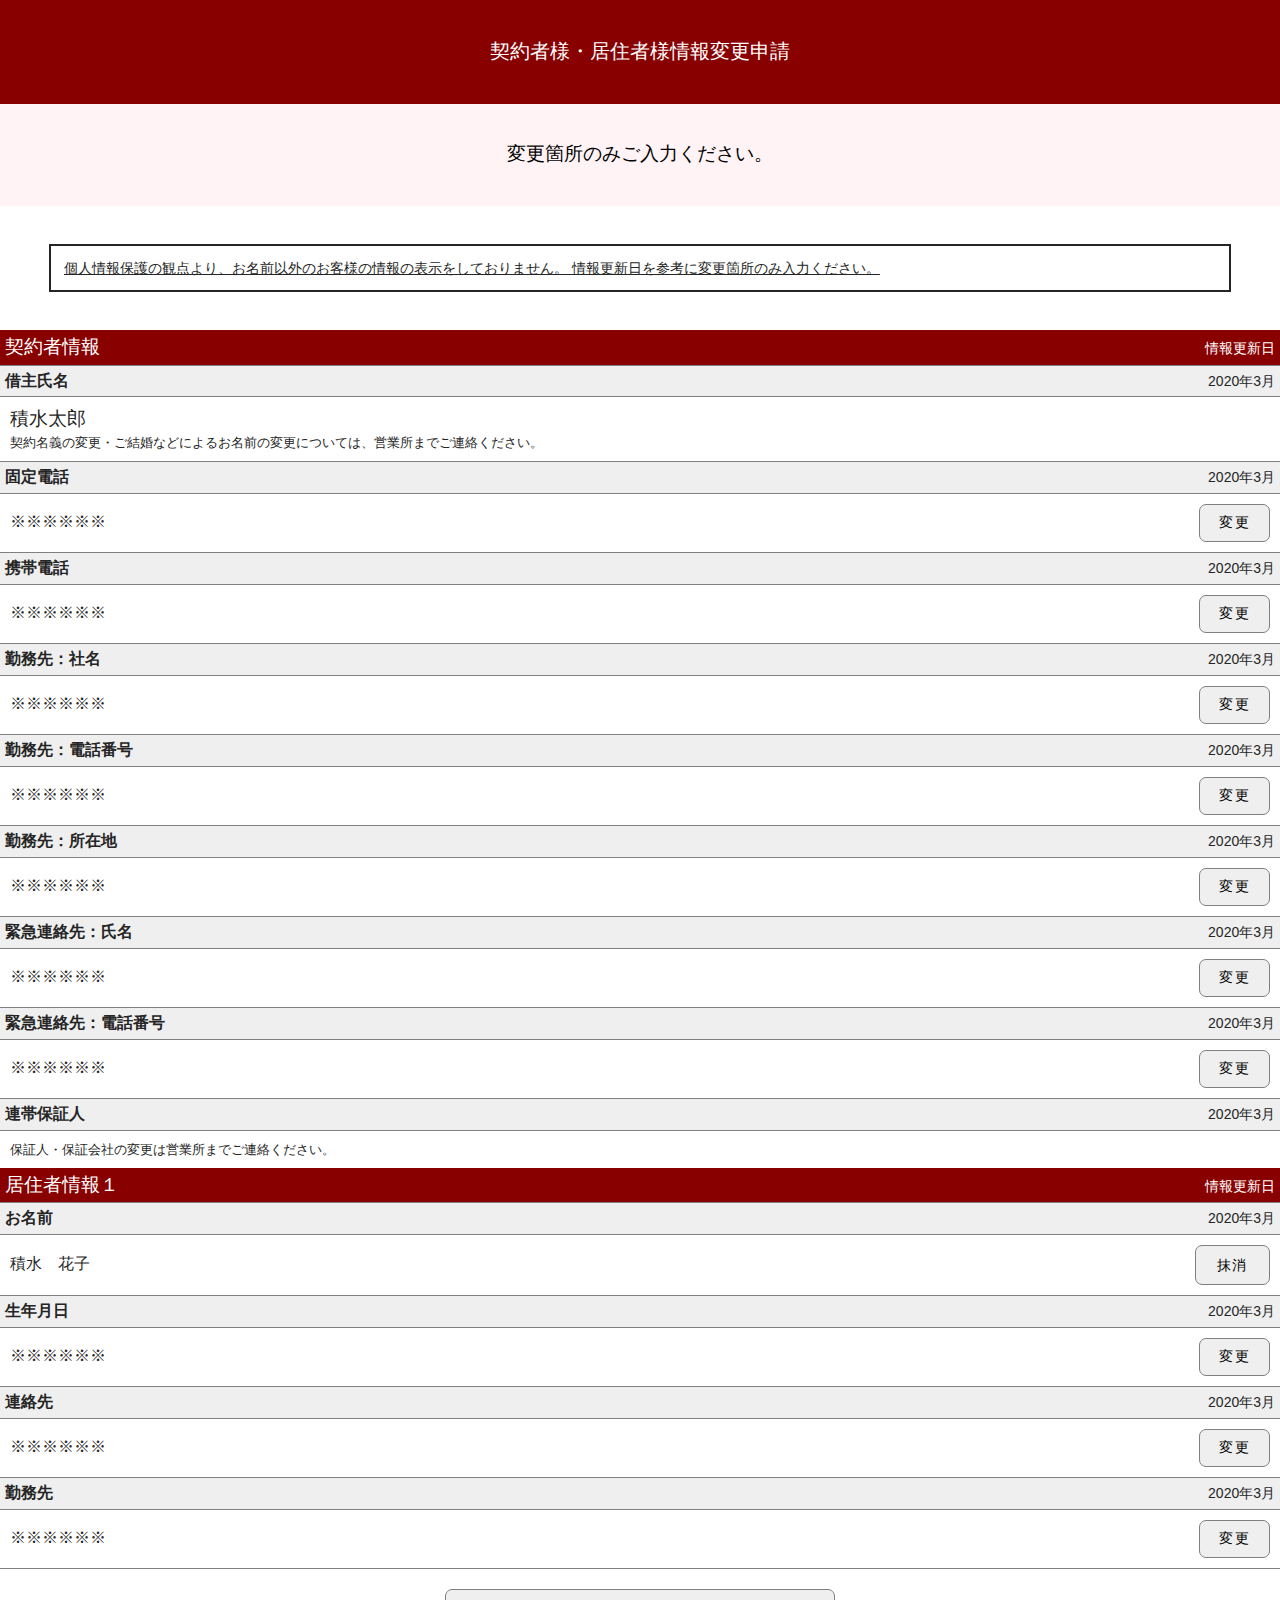
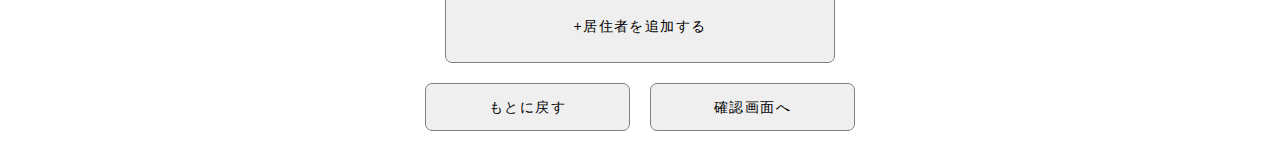
<file: index2.html>
<!DOCTYPE HTML>
<html lang="ja">
<head>
<meta charset="UTF-8">
<meta name="viewport" content="width=device-width, user-scalable=no, initial-scale=1, maximum-scale=1">

<title>契約者様・居住者様情報変更申請</title>

<link rel="stylesheet" type="text/css" href="./css/common.css" media="screen">
<link rel="stylesheet" type="text/css" href="./css/index.css" media="screen">
<link rel="stylesheet" type="text/css" href="./css/index2.css" media="screen">
<script src="./js/jquery-3.6.0.min.js" charset="UTF-8"></script>
<script src="./js/index.js" charset="UTF-8"></script>
<!--
▼ファビコン設置▼
※ファビコンを使用する際は
コメントアウトを消してください。
-->

<!--
<link rel="shortcut icon" href="icon URL.ico"> 
-->

<!--▲ファビコン設置▲-->

</head>
<body>


<!-- ▼ヘッダー▼ -->
<div class="top">
	<div class="title">契約者様・居住者様情報変更申請</div>
</div>
<div class="screen">
	<div class="screen_name">変更箇所のみご入力ください。</div>
</div>
<!-- ▲ヘッダー▲ -->



<!-- 重要 -->
<div class="important">
	<div class="important_contents">
		個人情報保護の観点より、お名前以外のお客様の情報の表示をしておりません。
		情報更新日を参考に変更箇所のみ入力ください。
	</div>
</div>
<!-- 重要 -->

<!-- 借主情報 -->
<div style="width: 100%; display: table; background-color: rgb(136,0,0); color: white; ">
	<div style="display: table-cell; width: 50%; padding: 5px; font-size: 14pt">契約者情報</div>
	<div style="display: table-cell; width: 50%; text-align: right; padding: 5px;">情報更新日</div>
</div>

<div style="width: 100%; display: table; background-color: #efefef; border-top: 1px solid gray; border-bottom: 1px solid gray;">
	<div style="display: table-cell; width: 50%; font-weight: bold; padding: 5px; font-size: 12pt;">借主氏名</div>
	<div style="display: table-cell; width: 50%; text-align: right; padding: 5px;">2020年3月</div>
</div>
<div style="padding: 10px 10px 2px 10px; font-size: 14pt;">積水太郎</div>
<div style="padding-left: 10px; padding-bottom: 10px; padding-right: 10px; font-size: 10pt;">契約名義の変更・ご結婚などによるお名前の変更については、営業所までご連絡ください。</div>

<!-- 固定電話 -->
<div style="width: 100%; display: table; background-color: #efefef; border-top: 1px solid gray; border-bottom: 1px solid gray;">
	<div style="display: table-cell; width: 50%; font-weight: bold; padding: 5px; font-size: 12pt;">固定電話</div>
	<div id="editDate1" style="display: table-cell; width: 50%; text-align: right; padding: 5px;">2020年3月</div>
</div>
<div id="readItem1" style="width: 100%; display: table; ">
	<div style="display: table-cell; padding: 10px; font-size: 12pt;">※※※※※※</div>
	<div style="display: table-cell; text-align: right; padding: 10px;">
<!--
		<input type="button" value="変更" onclick="changeContents('1');"/>
-->
		<a class="btn btn--default" onclick="changeContents('1');">変更</a>
	</div>
</div>
<div id="editItem1" style="width: 100%; display: none;">
	<div style="display: table-cell; width: 100%; padding: 10px; font-size: 12pt;">
		<input id="editItemField1" type="tel" placeholder="例）0612345678"/>
	</div>
</div>

<!-- 携帯電話 -->
<div style="width: 100%; display: table; background-color: #efefef; border-top: 1px solid gray; border-bottom: 1px solid gray;">
	<div style="display: table-cell; width: 50%; font-weight: bold; padding: 5px; font-size: 12pt;">携帯電話</div>
	<div id="editDate2" style="display: table-cell; width: 50%; text-align: right; padding: 5px;">2020年3月</div>
</div>
<div id="readItem2" style="width: 100%; display: table;">
	<div style="display: table-cell; padding: 10px; font-size: 12pt;">※※※※※※</div>
	<div style="display: table-cell; text-align: right; padding: 10px;">
		<a class="btn btn--default" onclick="changeContents('2');">変更</a>
	</div>
</div>
<div id="editItem2" style="width: 100%; display: none;">
	<div style="display: table-cell; width: 100%; padding: 10px; font-size: 12pt;">
		<input id="editItemField2" type="tel" placeholder="例）09012345678"/>
	</div>
</div>

<!-- 勤務先社名 -->
<div style="width: 100%; display: table; background-color: #efefef; border-top: 1px solid gray; border-bottom: 1px solid gray;">
	<div style="display: table-cell; width: 50%; font-weight: bold; padding: 5px; font-size: 12pt;">勤務先：社名</div>
	<div id="editDate3" style="display: table-cell; width: 50%; text-align: right; padding: 5px;">2020年3月</div>
</div>
<div id="readItem3" style="width: 100%; display: table;">
	<div style="display: table-cell; padding: 10px; font-size: 12pt;">※※※※※※</div>
	<div style="display: table-cell; text-align: right; padding: 10px;">
		<a class="btn btn--default" onclick="changeContents('3');">変更</a>
	</div>
</div>
<div id="editItem3" style="width: 100%; display: none;">
	<div style="display: table-cell; width: 100%; padding: 10px; font-size: 12pt;">
		<input id="editItemField3" type="text" placeholder="全角５０文字" style="width: 90%;"/>
	</div>
</div>

<!-- 勤務先電話番号 -->
<div style="width: 100%; display: table; background-color: #efefef; border-top: 1px solid gray; border-bottom: 1px solid gray;">
	<div style="display: table-cell; width: 50%; font-weight: bold; padding: 5px; font-size: 12pt;">勤務先：電話番号</div>
	<div id="editDate4" style="display: table-cell; width: 50%; text-align: right; padding: 5px;">2020年3月</div>
</div>
<div id="readItem4" style="width: 100%; display: table;">
	<div style="display: table-cell; padding: 10px; font-size: 12pt;">※※※※※※</div>
	<div style="display: table-cell; text-align: right; padding: 10px;">
		<a class="btn btn--default" onclick="changeContents('4');">変更</a>
	</div>
</div>
<div id="editItem4" style="width: 100%; display: none;">
	<div style="display: table-cell; width: 100%; padding: 10px; font-size: 12pt;">
		<input id="editItemField4" type="tel" placeholder="例）09012345678"/>
	</div>
</div>

<!-- 勤務先所在地 -->
<div style="width: 100%; display: table; background-color: #efefef; border-top: 1px solid gray; border-bottom: 1px solid gray;">
	<div style="display: table-cell; width: 50%; font-weight: bold; padding: 5px; font-size: 12pt;">勤務先：所在地</div>
	<div id="editDate5" style="display: table-cell; width: 50%; text-align: right; padding: 5px;">2020年3月</div>
</div>
<div id="readItem5" style="width: 100%; display: table;">
	<div style="display: table-cell; padding: 10px; font-size: 12pt;">※※※※※※</div>
	<div style="display: table-cell; text-align: right; padding: 10px;">
		<a class="btn btn--default" onclick="changeContents('5');">変更</a>
	</div>
</div>
<div id="editItem5" style="width: 100%; display: none;">
	<div style="display: table-cell; width: 100%; padding: 10px; font-size: 12pt;">
		<div style="margin-bottom: 5px;">
			郵便番号
		</div>
		<div style="margin-bottom: 5px;">
			<input id="editItemField5" type="text" placeholder="例）111-2222"/>
		</div>
		<div style="margin-bottom: 5px;">
			都道府県・市区町村・番地
		</div>
		<div style="margin-bottom: 5px;">
			<input type="text" placeholder="全角５０文字" style="width: 90%;"/>
		</div>
		<div style="margin-bottom: 5px;">
			建物名・号室
		</div>
		<div>
			<input type="text" placeholder="全角５０文字" style="width: 90%;"/>
		</div>
	</div>
</div>

<!-- 緊急連絡先氏名 -->
<div style="width: 100%; display: table; background-color: #efefef; border-top: 1px solid gray; border-bottom: 1px solid gray;">
	<div style="display: table-cell; width: 50%; font-weight: bold; padding: 5px; font-size: 12pt;">緊急連絡先：氏名</div>
	<div id="editDate6" style="display: table-cell; width: 50%; text-align: right; padding: 5px;">2020年3月</div>
</div>
<div id="readItem6" style="width: 100%; display: table;">
	<div style="display: table-cell; padding: 10px; font-size: 12pt;">※※※※※※</div>
	<div style="display: table-cell; text-align: right; padding: 10px;">
		<a class="btn btn--default" onclick="changeContents('6');">変更</a>
	</div>
</div>
<div id="editItem6" style="width: 100%; display: none;">
	<div style="display: table-cell; width: 100%; padding: 10px; font-size: 12pt;">
		<input id="editItemField6" type="text" placeholder="全角５０文字" style="width: 90%;"/>
	</div>
</div>

<!-- 緊急連絡先電話番号 -->
<div style="width: 100%; display: table; background-color: #efefef; border-top: 1px solid gray; border-bottom: 1px solid gray;">
	<div style="display: table-cell; width: 50%; font-weight: bold; padding: 5px; font-size: 12pt;">緊急連絡先：電話番号</div>
	<div id="editDate7" style="display: table-cell; width: 50%; text-align: right; padding: 5px;">2020年3月</div>
</div>
<div id="readItem7" style="width: 100%; display: table;">
	<div style="display: table-cell; padding: 10px; font-size: 12pt;">※※※※※※</div>
	<div style="display: table-cell; text-align: right; padding: 10px;">
		<a class="btn btn--default" onclick="changeContents('7');">変更</a>
	</div>
</div>
<div id="editItem7" style="width: 100%; display: none;">
	<div style="display: table-cell; width: 100%; padding: 10px; font-size: 12pt;">
		<input id="editItemField7" type="tel" placeholder="例）09012345678"/>
	</div>
</div>

<!-- 連帯保証人 -->
<div style="width: 100%; display: table; background-color: #efefef; border-top: 1px solid gray; border-bottom: 1px solid gray;">
	<div style="display: table-cell; width: 50%; font-weight: bold; padding: 5px; font-size: 12pt;">連帯保証人</div>
	<div style="display: table-cell; width: 50%; text-align: right; padding: 5px;">2020年3月</div>
</div>
<div style="width: 100%; display: table;">
	<div style="display: table-cell; width: 100%; padding: 10px; font-size: 10pt;">保証人・保証会社の変更は営業所までご連絡ください。</div>

</div>

<!-- 居住者情報 -->
<div id="kyojusya1">
	<div style="width: 100%; display: table; background-color: rgb(136,0,0); color: white; ">
		<div style="display: table-cell; width: 50%; padding: 5px; font-size: 14pt">居住者情報１</div>
		<div style="display: table-cell; width: 50%; text-align: right; padding: 5px;">情報更新日</div>
	</div>
	<!-- 居住者氏名 -->
	<div style="width: 100%; display: table; background-color: #efefef; border-top: 1px solid gray; border-bottom: 1px solid gray;">
		<div style="display: table-cell; width: 50%; font-weight: bold; padding: 5px; font-size: 12pt;">お名前</div>
		<div id="editDate8" style="display: table-cell; width: 50%; text-align: right; padding: 5px;">2020年3月</div>
	</div>
	<div id="readItem8" style="width: 100%; display: table; ">
		<div style="display: table-cell; padding: 10px; font-size: 12pt;">積水　花子</div>
		<div style="display: table-cell; text-align: right; padding: 10px;">
			<a class="btn btn--default" onclick="document.getElementById('kyojusya1').style.display = 'none';">抹消</a>
		</div>
	</div>
	<div id="editItem8" style="width: 100%; display: none;">
		<div style="display: table-cell; width: 100%; padding: 10px; font-size: 12pt;">
			<input id="editItemField8" type="text" placeholder="全角５０文字" style="width: 90%;"/>
		</div>
	</div>

	<!-- 居住者生年月日 -->
	<div style="width: 100%; display: table; background-color: #efefef; border-top: 1px solid gray; border-bottom: 1px solid gray;">
		<div style="display: table-cell; width: 50%; font-weight: bold; padding: 5px; font-size: 12pt;">生年月日</div>
		<div id="editDate9" style="display: table-cell; width: 50%; text-align: right; padding: 5px;">2020年3月</div>
	</div>
	<div id="readItem9" style="width: 100%; display: table; ">
		<div style="display: table-cell; padding: 10px; font-size: 12pt;">※※※※※※</div>
		<div style="display: table-cell; text-align: right; padding: 10px;">
		<a class="btn btn--default" onclick="changeContents('9');">変更</a>
		</div>
	</div>
	<div id="editItem9" style="width: 100%; display: none;">
		<div style="display: table-cell; width: 100%; padding: 10px; font-size: 12pt;">
			<select id="editItemField9" >
				<option default></option>
				<option>1970</option>
			</select>
			年
			<select>
				<option default></option>
				<option>1</option>
			</select>
			月
			<select>
				<option default></option>
				<option>1</option>
			</select>
			日
		</div>
	</div>

	<!-- 居住者連絡先 -->
	<div style="width: 100%; display: table; background-color: #efefef; border-top: 1px solid gray; border-bottom: 1px solid gray;">
		<div style="display: table-cell; width: 50%; font-weight: bold; padding: 5px; font-size: 12pt;">連絡先</div>
		<div id="editDate10" style="display: table-cell; width: 50%; text-align: right; padding: 5px;">2020年3月</div>
	</div>
	<div id="readItem10" style="width: 100%; display: table;">
		<div style="display: table-cell; padding: 10px; font-size: 12pt;">※※※※※※</div>
		<div style="display: table-cell; text-align: right; padding: 10px;">
		<a class="btn btn--default" onclick="changeContents('10');">変更</a>
		</div>
	</div>
	<div id="editItem10" style="width: 100%; display: none;">
		<div style="display: table-cell; width: 100%; padding: 10px; font-size: 12pt;">
			<input id="editItemField10" type="tel" placeholder="例）09012345678"/>
		</div>
	</div>

	<!-- 居住者勤務先 -->
	<div style="width: 100%; display: table; background-color: #efefef; border-top: 1px solid gray; border-bottom: 1px solid gray;">
		<div style="display: table-cell; width: 50%; font-weight: bold; padding: 5px; font-size: 12pt;">勤務先</div>
		<div id="editDate11" style="display: table-cell; width: 50%; text-align: right; padding: 5px;">2020年3月</div>
	</div>
	<div id="readItem11" style="width: 100%; display: table;">
		<div style="display: table-cell; padding: 10px; font-size: 12pt;">※※※※※※</div>
		<div style="display: table-cell; text-align: right; padding: 10px;">
			<a class="btn btn--default" onclick="changeContents('11');">変更</a>
		</div>
	</div>
	<div id="editItem11" style="width: 100%; display: none;">
		<div style="display: table-cell; width: 100%; padding: 10px; font-size: 12pt;">
			<div style="margin-bottom: 5px;">
				郵便番号
			</div>
			<div style="margin-bottom: 5px;">
				<input id="editItemField11" type="text" placeholder="例）111-2222"/>
			</div>
			<div style="margin-bottom: 5px;">
				都道府県・市区町村・番地
			</div>
			<div style="margin-bottom: 5px;">
				<input type="text" placeholder="全角５０文字" style="width: 90%;"/>
			</div>
			<div style="margin-bottom: 5px;">
				建物名・号室
			</div>
			<div>
				<input type="text" placeholder="全角５０文字" style="width: 90%;"/>
			</div>
		</div>
	</div>
</div>

<!-- 居住者情報2 -->
<div id="kyojusya2" style="display: none;">
	<div style="width: 100%; display: table; background-color: rgb(136,0,0); color: white; ">
		<div style="display: table-cell; width: 50%; padding: 5px; font-size: 14pt">居住者情報２</div>
		<div style="display: table-cell; width: 50%; text-align: right; padding: 5px;"></div>
	</div>
	<!-- 居住者氏名 -->
	<div style="width: 100%; display: table; background-color: #efefef; border-top: 1px solid gray; border-bottom: 1px solid gray;">
		<div style="display: table-cell; width: 50%; font-weight: bold; padding: 5px; font-size: 12pt;">お名前</div>
		<div id="editDate8" style="display: table-cell; width: 50%; text-align: right; padding: 5px;"></div>
	</div>

	<div id="editItem8" style="width: 100%;">
		<div style="display: table-cell; width: 100%; padding: 10px; font-size: 12pt;">
			<input type="text" placeholder="全角５０文字" style="width: 90%;"/>
		</div>
	</div>

	<!-- 居住者生年月日 -->
	<div style="width: 100%; display: table; background-color: #efefef; border-top: 1px solid gray; border-bottom: 1px solid gray;">
		<div style="display: table-cell; width: 50%; font-weight: bold; padding: 5px; font-size: 12pt;">生年月日</div>
		<div id="editDate9" style="display: table-cell; width: 50%; text-align: right; padding: 5px;"></div>
	</div>
	<div id="editItem9" style="width: 100%;">
		<div style="display: table-cell; width: 100%; padding: 10px; font-size: 12pt;">
			<select>
				<option default></option>
				<option>1970</option>
			</select>
			年
			<select>
				<option default></option>
				<option>1</option>
			</select>
			月
			<select>
				<option default></option>
				<option>1</option>
			</select>
			日
		</div>
	</div>

	<!-- 居住者連絡先 -->
	<div style="width: 100%; display: table; background-color: #efefef; border-top: 1px solid gray; border-bottom: 1px solid gray;">
		<div style="display: table-cell; width: 50%; font-weight: bold; padding: 5px; font-size: 12pt;">連絡先</div>
		<div id="editDate10" style="display: table-cell; width: 50%; text-align: right; padding: 5px;"></div>
	</div>
	<div id="editItem10" style="width: 100%;">
		<div style="display: table-cell; width: 100%; padding: 10px; font-size: 12pt;">
			<input type="tel" placeholder="例）09012345678"/>
		</div>
	</div>

	<!-- 居住者勤務先 -->
	<div style="width: 100%; display: table; background-color: #efefef; border-top: 1px solid gray; border-bottom: 1px solid gray;">
		<div style="display: table-cell; width: 50%; font-weight: bold; padding: 5px; font-size: 12pt;">勤務先</div>
		<div id="editDate11" style="display: table-cell; width: 50%; text-align: right; padding: 5px;"></div>
	</div>
	<div id="editItem11" style="width: 100%;">
		<div style="display: table-cell; width: 100%; padding: 10px; font-size: 12pt;">
			<div style="margin-bottom: 5px;">
				郵便番号
			</div>
			<div style="margin-bottom: 5px;">
				<input type="text" placeholder="例）111-2222"/>
			</div>
			<div style="margin-bottom: 5px;">
				都道府県・市区町村・番地
			</div>
			<div style="margin-bottom: 5px;">
				<input type="text" placeholder="全角５０文字" style="width: 90%;"/>
			</div>
			<div style="margin-bottom: 5px;">
				建物名・号室
			</div>
			<div>
				<input type="text" placeholder="全角５０文字" style="width: 90%;"/>
			</div>
		</div>
	</div>
</div>

<!-- 居住者情報3 -->
<div id="kyojusya3" style="display: none;">
	<div style="width: 100%; display: table; background-color: rgb(136,0,0); color: white; ">
		<div style="display: table-cell; width: 50%; padding: 5px; font-size: 14pt">居住者情報３</div>
		<div style="display: table-cell; width: 50%; text-align: right; padding: 5px;"></div>
	</div>
	<!-- 居住者氏名 -->
	<div style="width: 100%; display: table; background-color: #efefef; border-top: 1px solid gray; border-bottom: 1px solid gray;">
		<div style="display: table-cell; width: 50%; font-weight: bold; padding: 5px; font-size: 12pt;">お名前</div>
		<div id="editDate8" style="display: table-cell; width: 50%; text-align: right; padding: 5px;"></div>
	</div>
	<div id="editItem8" style="width: 100%;">
		<div style="display: table-cell; width: 100%; padding: 10px; font-size: 12pt;">
			<input type="text" placeholder="全角５０文字" style="width: 90%;"/>
		</div>
	</div>

	<!-- 居住者生年月日 -->
	<div style="width: 100%; display: table; background-color: #efefef; border-top: 1px solid gray; border-bottom: 1px solid gray;">
		<div style="display: table-cell; width: 50%; font-weight: bold; padding: 5px; font-size: 12pt;">生年月日</div>
		<div id="editDate9" style="display: table-cell; width: 50%; text-align: right; padding: 5px;"></div>
	</div>
	<div id="editItem9" style="width: 100%;">
		<div style="display: table-cell; width: 100%; padding: 10px; font-size: 12pt;">
			<select>
				<option default></option>
				<option>1970</option>
			</select>
			年
			<select>
				<option default></option>
				<option>1</option>
			</select>
			月
			<select>
				<option default></option>
				<option>1</option>
			</select>
			日
		</div>
	</div>

	<!-- 居住者連絡先 -->
	<div style="width: 100%; display: table; background-color: #efefef; border-top: 1px solid gray; border-bottom: 1px solid gray;">
		<div style="display: table-cell; width: 50%; font-weight: bold; padding: 5px; font-size: 12pt;">連絡先</div>
		<div id="editDate10" style="display: table-cell; width: 50%; text-align: right; padding: 5px;"></div>
	</div>
	<div id="editItem10" style="width: 100%;">
		<div style="display: table-cell; width: 100%; padding: 10px; font-size: 12pt;">
			<input type="tel" placeholder="例）09012345678"/>
		</div>
	</div>

	<!-- 居住者勤務先 -->
	<div style="width: 100%; display: table; background-color: #efefef; border-top: 1px solid gray; border-bottom: 1px solid gray;">
		<div style="display: table-cell; width: 50%; font-weight: bold; padding: 5px; font-size: 12pt;">勤務先</div>
		<div id="editDate11" style="display: table-cell; width: 50%; text-align: right; padding: 5px;"></div>
	</div>
	<div id="editItem11" style="width: 100%;">
		<div style="display: table-cell; width: 100%; padding: 10px; font-size: 12pt;">
			<div style="margin-bottom: 5px;">
				郵便番号
			</div>
			<div style="margin-bottom: 5px;">
				<input type="text" placeholder="例）111-2222"/>
			</div>
			<div style="margin-bottom: 5px;">
				都道府県・市区町村・番地
			</div>
			<div style="margin-bottom: 5px;">
				<input type="text" placeholder="全角５０文字" style="width: 90%;"/>
			</div>
			<div style="margin-bottom: 5px;">
				建物名・号室
			</div>
			<div>
				<input type="text" placeholder="全角５０文字" style="width: 90%;"/>
			</div>
		</div>
	</div>
</div>

<!-- 居住者情報4 -->
<div id="kyojusya4" style="display: none;">
	<div style="width: 100%; display: table; background-color: rgb(136,0,0); color: white; ">
		<div style="display: table-cell; width: 50%; padding: 5px; font-size: 14pt">居住者情報４</div>
		<div style="display: table-cell; width: 50%; text-align: right; padding: 5px;"></div>
	</div>
	<!-- 居住者氏名 -->
	<div style="width: 100%; display: table; background-color: #efefef; border-top: 1px solid gray; border-bottom: 1px solid gray;">
		<div style="display: table-cell; width: 50%; font-weight: bold; padding: 5px; font-size: 12pt;">お名前</div>
		<div id="editDate8" style="display: table-cell; width: 50%; text-align: right; padding: 5px;"></div>
	</div>
	<div id="editItem8" style="width: 100%;">
		<div style="display: table-cell; width: 100%; padding: 10px; font-size: 12pt;">
			<input type="text" placeholder="全角５０文字" style="width: 90%;"/>
		</div>
	</div>

	<!-- 居住者生年月日 -->
	<div style="width: 100%; display: table; background-color: #efefef; border-top: 1px solid gray; border-bottom: 1px solid gray;">
		<div style="display: table-cell; width: 50%; font-weight: bold; padding: 5px; font-size: 12pt;">生年月日</div>
		<div id="editDate9" style="display: table-cell; width: 50%; text-align: right; padding: 5px;"></div>
	</div>
	<div id="editItem9" style="width: 100%;">
		<div style="display: table-cell; width: 100%; padding: 10px; font-size: 12pt;">
			<select>
				<option default></option>
				<option>1970</option>
			</select>
			年
			<select>
				<option default></option>
				<option>1</option>
			</select>
			月
			<select>
				<option default></option>
				<option>1</option>
			</select>
			日
		</div>
	</div>

	<!-- 居住者連絡先 -->
	<div style="width: 100%; display: table; background-color: #efefef; border-top: 1px solid gray; border-bottom: 1px solid gray;">
		<div style="display: table-cell; width: 50%; font-weight: bold; padding: 5px; font-size: 12pt;">連絡先</div>
		<div id="editDate10" style="display: table-cell; width: 50%; text-align: right; padding: 5px;"></div>
	</div>
	<div id="editItem10" style="width: 100%;">
		<div style="display: table-cell; width: 100%; padding: 10px; font-size: 12pt;">
			<input type="tel" placeholder="例）09012345678"/>
		</div>
	</div>

	<!-- 居住者勤務先 -->
	<div style="width: 100%; display: table; background-color: #efefef; border-top: 1px solid gray; border-bottom: 1px solid gray;">
		<div style="display: table-cell; width: 50%; font-weight: bold; padding: 5px; font-size: 12pt;">勤務先</div>
		<div id="editDate11" style="display: table-cell; width: 50%; text-align: right; padding: 5px;"></div>
	</div>
	<div id="editItem11" style="width: 100%;">
		<div style="display: table-cell; width: 100%; padding: 10px; font-size: 12pt;">
			<div style="margin-bottom: 5px;">
				郵便番号
			</div>
			<div style="margin-bottom: 5px;">
				<input type="text" placeholder="例）111-2222"/>
			</div>
			<div style="margin-bottom: 5px;">
				都道府県・市区町村・番地
			</div>
			<div style="margin-bottom: 5px;">
				<input type="text" placeholder="全角５０文字" style="width: 90%;"/>
			</div>
			<div style="margin-bottom: 5px;">
				建物名・号室
			</div>
			<div>
				<input type="text" placeholder="全角５０文字" style="width: 90%;"/>
			</div>
		</div>
	</div>
</div>

<!-- 居住者情報5 -->
<div id="kyojusya5" style="display: none;">
	<div style="width: 100%; display: table; background-color: rgb(136,0,0); color: white; ">
		<div style="display: table-cell; width: 50%; padding: 5px; font-size: 14pt">居住者情報５</div>
		<div style="display: table-cell; width: 50%; text-align: right; padding: 5px;"></div>
	</div>
	<!-- 居住者氏名 -->
	<div style="width: 100%; display: table; background-color: #efefef; border-top: 1px solid gray; border-bottom: 1px solid gray;">
		<div style="display: table-cell; width: 50%; font-weight: bold; padding: 5px; font-size: 12pt;">お名前</div>
		<div id="editDate8" style="display: table-cell; width: 50%; text-align: right; padding: 5px;"></div>
	</div>
	<div id="editItem8" style="width: 100%;">
		<div style="display: table-cell; width: 100%; padding: 10px; font-size: 12pt;">
			<input type="text" placeholder="全角５０文字" style="width: 90%;"/>
		</div>
	</div>

	<!-- 居住者生年月日 -->
	<div style="width: 100%; display: table; background-color: #efefef; border-top: 1px solid gray; border-bottom: 1px solid gray;">
		<div style="display: table-cell; width: 50%; font-weight: bold; padding: 5px; font-size: 12pt;">生年月日</div>
		<div id="editDate9" style="display: table-cell; width: 50%; text-align: right; padding: 5px;"></div>
	</div>
	<div id="editItem9" style="width: 100%;">
		<div style="display: table-cell; width: 100%; padding: 10px; font-size: 12pt;">
			<select>
				<option default></option>
				<option>1970</option>
			</select>
			年
			<select>
				<option default></option>
				<option>1</option>
			</select>
			月
			<select>
				<option default></option>
				<option>1</option>
			</select>
			日
		</div>
	</div>

	<!-- 居住者連絡先 -->
	<div style="width: 100%; display: table; background-color: #efefef; border-top: 1px solid gray; border-bottom: 1px solid gray;">
		<div style="display: table-cell; width: 50%; font-weight: bold; padding: 5px; font-size: 12pt;">連絡先</div>
		<div id="editDate10" style="display: table-cell; width: 50%; text-align: right; padding: 5px;"></div>
	</div>
	<div id="editItem10" style="width: 100%;">
		<div style="display: table-cell; width: 100%; padding: 10px; font-size: 12pt;">
			<input type="tel" placeholder="例）09012345678"/>
		</div>
	</div>

	<!-- 居住者勤務先 -->
	<div style="width: 100%; display: table; background-color: #efefef; border-top: 1px solid gray; border-bottom: 1px solid gray;">
		<div style="display: table-cell; width: 50%; font-weight: bold; padding: 5px; font-size: 12pt;">勤務先</div>
		<div id="editDate11" style="display: table-cell; width: 50%; text-align: right; padding: 5px;"></div>
	</div>
	<div id="editItem11" style="width: 100%;">
		<div style="display: table-cell; width: 100%; padding: 10px; font-size: 12pt;">
			<div style="margin-bottom: 5px;">
				郵便番号
			</div>
			<div style="margin-bottom: 5px;">
				<input type="text" placeholder="例）111-2222"/>
			</div>
			<div style="margin-bottom: 5px;">
				都道府県・市区町村・番地
			</div>
			<div style="margin-bottom: 5px;">
				<input type="text" placeholder="全角５０文字" style="width: 90%;"/>
			</div>
			<div style="margin-bottom: 5px;">
				建物名・号室
			</div>
			<div>
				<input type="text" placeholder="全角５０文字" style="width: 90%;"/>
			</div>
		</div>
	</div>
</div>

<div style="width: 100%; display: table; background-color: #efefef; border-top: 1px solid gray;">
</div>

<div style="text-align: center; margin-top: 20px;">
	<a class="btn btn--default" style="padding-left: 10%; padding-right: 10%;" onclick="addKyojusya2();">+居住者を追加する</a>
</div>

<div style="display: table; text-align: center; width: 100%; margin-top: 20px; margin-bottom: 20px;">
	<div style="display: table-cell; text-align: right; padding-right: 10px;">
		<a class="btn btn--default" style="padding-left: 10%; padding-right: 10%;" onclick="window.location.href = 'index2.html';">もとに戻す</a>
	</div>
	<div style="display: table-cell; text-align: left; padding-left: 10px;">
		<a class="btn btn--default" style="padding-left: 10%; padding-right: 10%;" onclick="window.location.href = 'error2.html';">確認画面へ</a>
	</div>
</div>



<!-- ▼フッター▼ -->
<footer>



</footer>
<!-- ▲フッター▲ -->


</body>
</html>
</file>
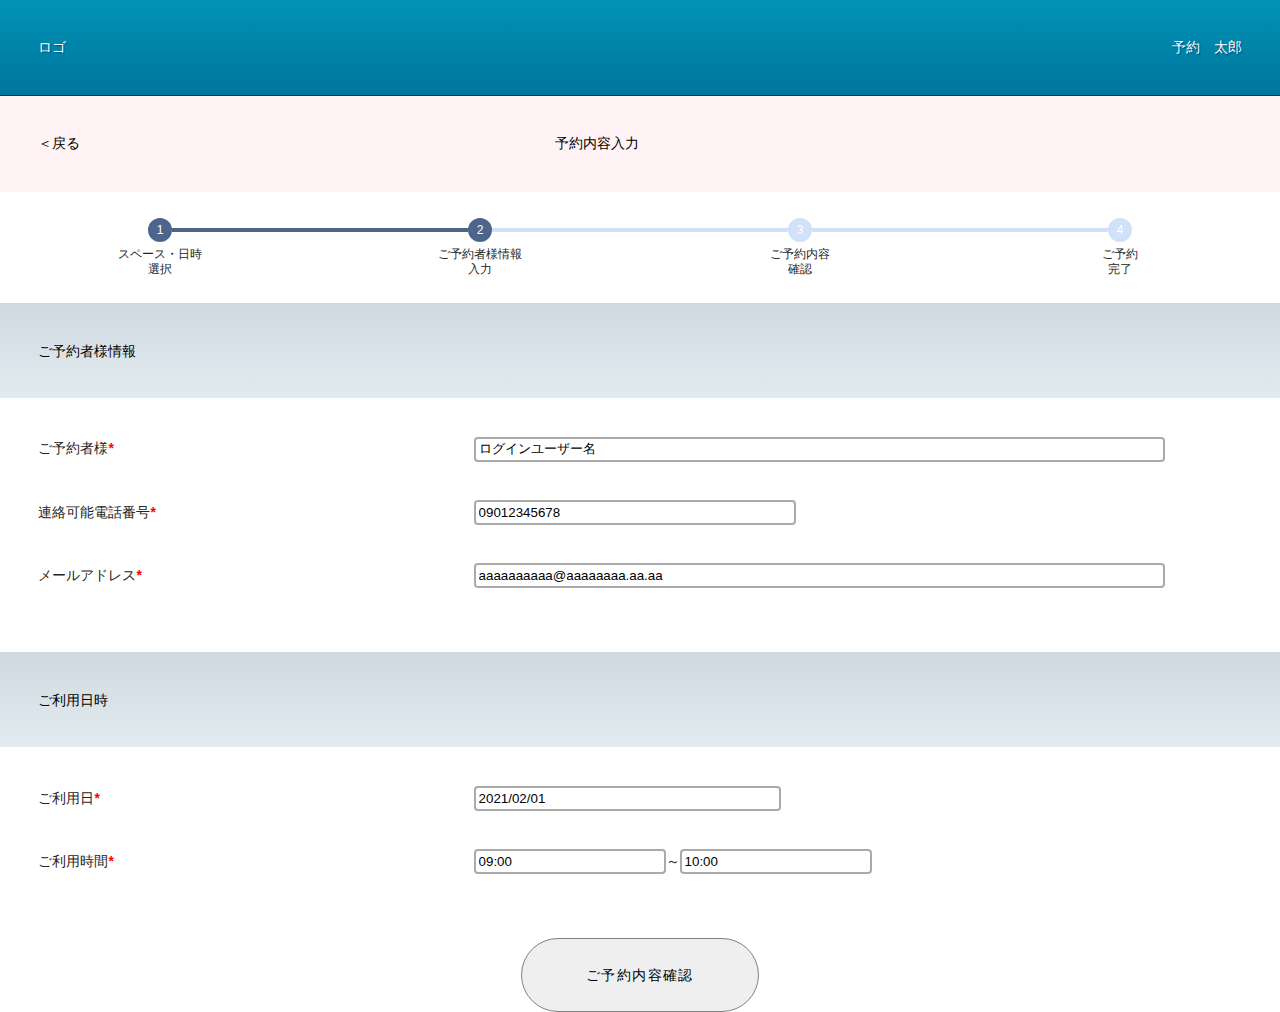
<file: inputReserve.html>
<!DOCTYPE HTML>
<html lang="ja">
<head>
<meta charset="UTF-8">
<meta name="viewport" content="width=device-width, user-scalable=no, initial-scale=1, maximum-scale=1">

<title>空きスペース予約　予約内容入力</title>


<link rel="stylesheet" type="text/css" href="./css/common.css" media="screen">
<link rel="stylesheet" type="text/css" href="./css/inputReserve.css" media="screen">
<script src="./js/inputReserve.js"></script>
<!--
▼ファビコン設置▼
※ファビコンを使用する際は
コメントアウトを消してください。
-->

<!--
<link rel="shortcut icon" href="icon URL.ico"> 
-->

<!--▲ファビコン設置▲-->

</head>
<body>


<!-- ▼ヘッダー▼ -->
<header>
	<div class="top">
		<div class="logo">ロゴ</div>
		<div class="screen_name"></div>
		<div class="login_info">予約　太郎</div>
	</div>
	<div class="screen">
		<div class="back" onclick="history.back();">＜戻る</div>
		<div class="screen_name">予約内容入力</div>
		<div class="login_info"></div>
	</div>
	<!-- 予約ステップ -->
	<div class="stepArea">
		<ol class="stepBar">
			<li class="visited"><span>1</span><br>スペース・日時<br/>選択</li>
			<li class="visited"><span>2</span><br>ご予約者様情報<br/>入力</li>
			<li><span>3</span><br>ご予約内容<br/>確認</li>
			<li><span>4</span><br>ご予約<br/>完了</li>
		</ol>
	</div>
	<!-- 予約ステップ -->
</header>
<!-- ▲ヘッダー▲ -->

<!-- ご予約者様情報 -->
<div class="contentHeader">
	<div class="margin3">ご予約者様情報</div>
</div>
<div class="item">
	<div class="itemHeader">ご予約者様<span class="required">*</span></div>
	<div class="itemBody"><input class="inputText" type="text" value="ログインユーザー名" /></div>
</div>
<div class="item">
	<div class="itemHeader">連絡可能電話番号<span class="required">*</span></div>
	<div class="itemBody"><input class="inputTel" type="text" value="09012345678" /></div>
</div>
<div class="item">
	<div class="itemHeader">メールアドレス<span class="required">*</span></div>
	<div class="itemBody"><input class="inputMail" type="text" value="aaaaaaaaaa@aaaaaaaa.aa.aa" /></div>
</div>
<!-- ご予約者様情報 -->

<!-- ご予約日時 -->
<div class="contentHeader marginTop5">
	<div class="margin3">ご利用日時</div>
</div>
<div class="item">
	<div class="itemHeader">ご利用日<span class="required">*</span></div>
	<div class="itemBody"><input class="inputDate" type="text" value="2021/02/01" /></div>
</div>
<div class="item">
	<div class="itemHeader">ご利用時間<span class="required">*</span></div>
	<div class="itemBody"><input class="inputTime" type="text" value="09:00" />～<input class="inputTime" type="text" value="10:00" /></div>
</div>
<!-- ご予約日時 -->

<!-- 確認ボタン -->
<div style="width: 100%; margin-top: 5%; text-align: center;">
<a href="" class="btn btn--default btn--radius">ご予約内容確認</a>
</div>
<!-- 確認ボタン -->


<!-- ▼フッター▼ -->
<footer>



</footer>
<!-- ▲フッター▲ -->


</body>
</html>
</file>
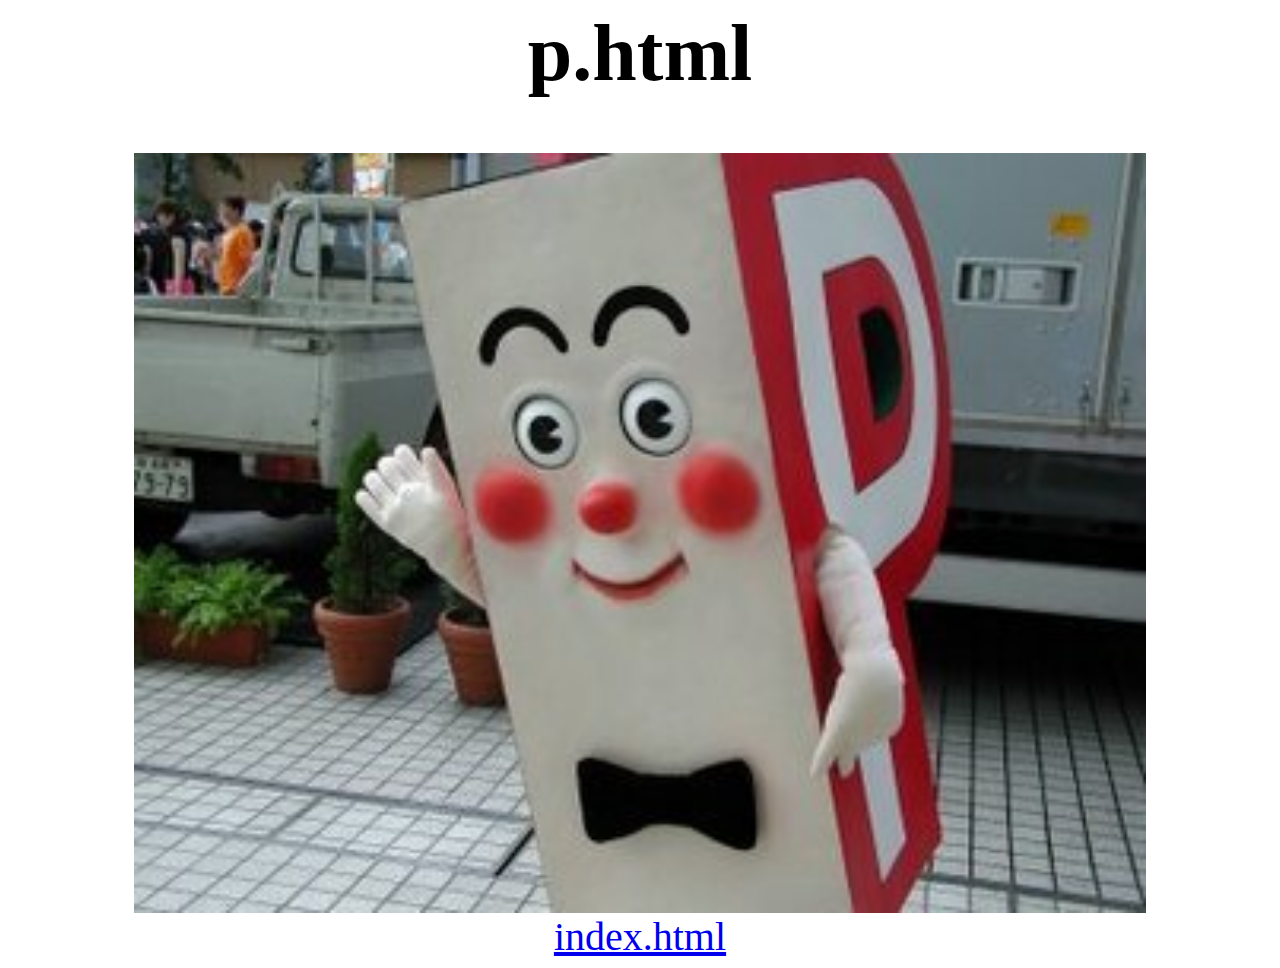
<file: p.html>
<!-- p.html -->
<html>
<head>
  <title>Hello PWA. p.html</title>
  <style>
    body {
      text-align:center;
      font-size: 40px;
      vertical-align: middle;
    }
    .image {
      width: 80%; 
      margin: auto;
      display: block;
    }
  </style>
</head>
<body>
  <h1>p.html</h1>
  <img src="./p-chan.jpg" alt="p-chan" class="image" />
  <a href="index.html">index.html</a>
</body>
</html>
</file>
<file: css/common.css>
﻿@charset "UTF-8";

/*------------------------------------------------------------
	デフォルトスタイル
------------------------------------------------------------*/
html, body, div, span, figure, img, fieldset,
a, h1, h2, h3, h4, h5, h6, p, blockquote,
pre, small, strong, dl, dt, dd, ol, ul, li,
table, caption, tbody, tfoot, thead, tr, th, td{
	margin:0;
	padding:0;
	border:none;
	outline:none;
	font-size:1em;
}

html{
    font:14px/1.3 "メイリオ", Meiryo, Osaka, "ヒラギノ角ゴ Pro W3", "ＭＳ ゴシック", Arial, Helvetica, Tahoma, sans-serif;
}



/*------------------------------------------------------------
	レイアウト
------------------------------------------------------------*/
body{
	background:#FFF;
	width:100%;
	color:#252525;
}

/*------------------------------------------------------------
	ヘッダー
------------------------------------------------------------*/
header{
	width:100%;
	overflow:hidden;
	position: sticky; top: 0;
}

.top{
	display: table;
	width: 100%;
	background-image:-moz-linear-gradient(top, #0093B5, #00769E);
	background-image:-webkit-gradient(linear, center top, center bottom, from(#0093B5), to(#00769E));
	background-image:-o-linear-gradient(top, #0093B5, #00769E);
	background-image:linear-gradient(top, #0093B5, #00769E);
	border-bottom:solid 1px #00355F;
	color:#FFF;
	text-shadow:1px 1px 1px #004673;
}

.screen{
	display: table;
	width: 100%;
	background-image:-moz-linear-gradient(top, rgb(255,243,245), rgb(255,243,245));
	background-image:-webkit-gradient(linear, center top, center bottom, from(rgb(255,243,245)), to(rgb(255,243,245)));
	background-image:-o-linear-gradient(top, rgb(255,243,245), rgb(255,243,245));
	background-image:linear-gradient(top, rgb(255,243,245), rgb(255,243,245));
	border-bottom:solid 1px rgb(255,243,245);
	color:#000;
	text-shadow:1px 1px 1px rgb(255,243,245);
}

.logo {
	width: 30%;
	display: table-cell;
	text-align: left;
	padding: 3%;
	vertical-align: middle;
}
.screen_name{
	display: table-cell;
	text-align: center;
	padding: 3%;
	vertical-align: middle;
}
.login_info{
	width: 30%;
	display: table-cell; 
	text-align: right; 
	padding: 3%;
	vertical-align: middle;
}
.back {
--	width: 30%;
	display: table-cell;
	text-align: left;
	padding: 3%;
	vertical-align: middle;
}

.red {
	color: red;
}

/*
.blue {
	color: blue;
}
*/

.bgGray {
	background-color: #CFCFCF;
}

.margin3{
	margin: 3%;
}

.marginTop3{
	margin-top: 3%;
}

.marginTop5{
	margin-top: 5%;
}

/*------------------------------------------------------------
	予約ステップ
------------------------------------------------------------*/
.stepArea {
	background-color: #FFF;
}
.stepBar {
  display: flex;
  width: 100%;
  position: relative;
  --margin-top: 2%;
  padding-top: 2%;
  --margin-bottom: 2%;
  padding-bottom: 2%;
  text-align: center;
}
.stepBar li {
  font-size: 12px;
  list-style: none;
  position: relative;
  width: 33.333%;
}
.stepBar li:after {
  background: #D0E1F9;
  content: "";
  width: calc(100% - 24px);
  height: 4px;
  position: absolute;
  left: calc(-50% + 12px);
  top: 10px;
}
.stepBar li:first-child:after {
  display: none;
}
.stepBar li span {
  background: #D0E1F9;
  color: #ffffff;
  display: inline-block;
  height: 24px;
  margin-bottom: 5px;
  line-height: 24px;
  width: 24px;
  -moz-border-radius: 50%;
  -webkit-border-radius: 50%;
  border-radius: 50%;
}
.stepBar .visited:after {
  background: #4D648D;
}
.stepBar .visited span {
  background: #4D648D;
}



/*------------------------------------------------------------
	ボタンCSS
------------------------------------------------------------*/
*,
*:before,
*:after {
  -webkit-box-sizing: inherit;
  box-sizing: inherit;
}


.btn,
a.btn,
button.btn {
  --font-size: 1.6rem;
  --font-weight: 700;
  line-height: 1.5;
  position: relative;
  display: inline-block;
  --padding: 1rem 4rem;
	padding-top: 2%;
	padding-bottom: 2%;
	padding-left: 5%;
	padding-right: 5%;
  cursor: pointer;
  -webkit-user-select: none;
  -moz-user-select: none;
  -ms-user-select: none;
  user-select: none;
  -webkit-transition: all 0.3s;
  transition: all 0.3s;
  text-align: center;
  vertical-align: middle;
  text-decoration: none;
  letter-spacing: 0.1em;
  color: #212529;
  border-radius: 0.5rem;
}

/*------------------------------------------------------------
	角丸ボタンCSS
------------------------------------------------------------*/
.btn--default,
a.btn--default {
  color: #000;
  background: #efefef;
  border: 1px solid gray;
}

/*
.btn--default:hover,
a.btn--default:hover {
  color: #fff;
  background: #f56500;
}
*/
a.btn--radius {
   border-radius: 100vh;
}



input[type="text"] {
  --width: 100%;
  border: 2px solid #aaa;
  border-radius: 4px;
  --margin: 8px 0;
  outline: none;
  padding: 3px;
  box-sizing: border-box;
  transition: 0.3s;
}

input[type="text"]:focus {
  border-color: dodgerBlue;
  box-shadow: 0 0 8px 0 dodgerBlue;
}

.inputWithIcon input[type="text"] {
  --padding-left: 40px;
}

.inputWithIcon {
  position: relative;
}

.inputWithIcon i {
  position: absolute;
  left: 0;
  top: 8px;
  padding: 9px 8px;
  color: #aaa;
  transition: 0.3s;
}

.inputWithIcon input[type="text"]:focus + i {
  color: dodgerBlue;
}

.inputWithIcon.inputIconBg i {
  background-color: #aaa;
  color: #fff;
  padding: 9px 4px;
  border-radius: 4px 0 0 4px;
}

.inputWithIcon.inputIconBg input[type="text"]:focus + i {
  color: #fff;
  background-color: dodgerBlue;
}

input[type="tel"] {
  --width: 100%;
  border: 2px solid #aaa;
  border-radius: 4px;
  --margin: 8px 0;
  outline: none;
  padding: 3px;
  box-sizing: border-box;
  transition: 0.3s;
}

input[type="tel"]:focus {
  border-color: dodgerBlue;
  box-shadow: 0 0 8px 0 dodgerBlue;
}

select {
--  border: 2px solid ;
  border-radius: 4px;
  ----margin: 8px 0;
  outline: none;
  padding: 3px;
  box-sizing: border-box;
  transition: 0.3s;
}

select:focus {
  border-color: dodgerBlue;
  box-shadow: 0 0 8px 0 dodgerBlue;
}
</file>
<file: css/index.css>
@charset "UTF-8";

.top{
	display: table;
	width: 100%;
--	background:url(img/header_bg.gif) repeat-x;
	background-image:-moz-linear-gradient(top, rgb(136,0,0), rgb(136,0,0));
	background-image:-webkit-gradient(linear, center top, center bottom, from(rgb(136,0,0)), to(rgb(136,0,0)));
	background-image:-o-linear-gradient(top, rgb(136,0,0), rgb(136,0,0));
	background-image:linear-gradient(top, rgb(136,0,0), rgb(136,0,0));
	border-bottom:solid 1px rgb(136,0,0);
	color:#FFF;
	text-shadow:1px 1px 1px rgb(136,0,0);
	font-size: 15pt;
}

.logo {
	width: 10%;
	display: table-cell;
	text-align: left;
	padding: 3%;
	vertical-align: middle;
}
.title {
	width: 40%;
	display: table-cell;
	text-align: center;
	padding: 3%;
	vertical-align: middle;
}
.screen_name{
	display: table-cell;
	text-align: center;
	vertical-align: middle;
	font-size: 14pt;
}
.login_info{
	width: 10%;
	display: table-cell; 
	text-align: right; 
	padding: 3%;
	vertical-align: middle;
}

/*------------------------------------------------------------
	重要
------------------------------------------------------------*/
.important {
	width: 100%;
	text-align: center;
	margin-top: 3%;
	margin-bottom: 3%;
}

.important_contents {
	width: 90%;
	border: 2px solid ;
	display: inline-block;
	text-align: left;
	padding: 1%;
--	color: red;
	text-decoration: underline;
}

/*------------------------------------------------------------
	メニュー
------------------------------------------------------------*/
.menu {
	display: table;
	width: 100%;
	background-image: -webkit-gradient(linear, center top, center bottom, from(#DFDFDF), to(#C1C1C1));
	border-top: 1px solid;
	border-bottom: 1px solid;
	border-color: #FFF transparent #929292;
	height: 60px;
	cursor: pointer;
}

.menu_contents_left {
	width: 10%;
	display: table-cell;
	text-align: left;
	vertical-align: middle;
}

.menu_contents_center {
	width: 80%; 
	display: table-cell; 
	text-align: center; 
	padding-top: 3%; 
	padding-bottom: 3%;
	vertical-align: middle;
}

.menu_contents_right {
	width: 10%; 
	display: table-cell; 
	text-align: right;
	background: url(../img/link_icon.png) no-repeat  center;
	vertical-align: middle;
}

.information {
	margin-top: 2%;
}

.information_content {
	padding-left: 2%;
	padding-right: 2%;
}

.information_slash {
	width: 97%; 
	border-top: 1px dashed #bbb;
}


th,td {
    border: solid 1px;              /* 枠線指定 */
}
table {
	width: 100%;
    border-collapse:  collapse;     /* セルの線を重ねる */
}

.title1 {
	background-color: #cfcfcf;
	width: 10%;
	text-align: center;
}

.title2 {
	background-color: #cfcfcf;
	width: 20%;
}

.titleHead {
	text-align: center;
	padding: 2px;
	background-color: #cfcfcf;
}
.content {
	width: 48%;
}

.update {
	width: 22%;
}

.contentsHead {
	text-align: center;
	padding: 3px;
}

.contentsBody {
	padding: 3px;
}

.contentsBodyBox {
	width: 100%;
	display: table;
}

.contentsBodyBoxLeft {
	text-align: left;
	display: table-cell;
}

.contentsBodyBoxRight {
	text-align: right;
	display: table-cell;
}

.contentsFoot {
	text-align: center;
	padding: 3px;
	font-size: 10pt;
}

.kyojusya {
	margin-top: 20px;
}

.displayNone {
	display: none;
}

.inputContents {
	width: 90%;
}

.keiyakusyaName {
	font-weight: bold;
}

.meigiText {
	font-size: 9pt;
}

.bgblue {
	background-color: rgb(218,227,243);
}

.fontblue {
	color: blue;
}

.fontbold {
	font-weight: bold;
}

.height40 {
	height: 40px;
}
/*------------------------------------------------------------
	セレクトボックス
------------------------------------------------------------*/
.cp_ipselect {
	position: relative;
	width: 90%;
	margin-top: 7%;
	margin-left: 5%;
	--margin: 2em auto;
	text-align: center;
}
.cp_sl06 {
	position: relative;
	font-family: inherit;
	background-color: transparent;
	width: 100%;
	padding: 10px 10px 10px 0;
--	font-size: 18px;
	border-radius: 0;
	border: none;
	border-bottom: 1px solid rgba(0,0,0, 0.3);
}
.cp_sl06:focus {
	outline: none;
	border-bottom: 1px solid rgba(0,0,0, 0);
}
.cp_ipselect .cp_sl06 {
	appearance: none;
	-webkit-appearance:none
}
.cp_ipselect select::-ms-expand {
	display: none;
}
.cp_ipselect:after {
	position: absolute;
	top: 18px;
	right: 10px;
	width: 0;
	height: 0;
	padding: 0;
	content: '';
	border-left: 6px solid transparent;
	border-right: 6px solid transparent;
	border-top: 6px solid rgba(0, 0, 0, 0.3);
	pointer-events: none;
}
.cp_sl06_selectlabel {
	color: rgba(0,0,0, 0.5);
--	font-size: 18px;
	font-weight: normal;
	position: absolute;
	pointer-events: none;
	left: 0;
	top: 10px;
	transition: 0.2s ease all;
}
.cp_sl06:focus ~ .cp_sl06_selectlabel, .cp_sl06:valid ~ .cp_sl06_selectlabel {
	color: #da3c41;
	top: -20px;
	transition: 0.2s ease all;
--	font-size: 14px;
}
.cp_sl06_selectbar {
	position: relative;
	display: block;
	width: 100%;
}
.cp_sl06_selectbar:before, .cp_sl06_selectbar:after {
	content: '';
	height: 2px;
	width: 0;
	bottom: 1px;
	position: absolute;
	background: #da3c41;
	transition: 0.2s ease all;
}
.cp_sl06_selectbar:before {
	left: 50%;
}
.cp_sl06_selectbar:after {
	right: 50%;
}
.cp_sl06:focus ~ .cp_sl06_selectbar:before, .cp_sl06:focus ~ .cp_sl06_selectbar:after {
	width: 50%;
}
.cp_sl06_highlight {
	position: absolute;
	top: 25%;
	left: 0;
	pointer-events: none;
	opacity: 0.5;
}
</file>
<file: css/index2.css>
.password_box{
    display: flex; /*アイコン、テキストボックスを調整する*/
    align-items: center; /*アイコン、テキストボックスを縦方向の中心に*/
    justify-content: center; /*アイコン、テキストボックスを横方向の中心に*/
    width: 100%;
    height: 50px;
    border-radius: 5px;
    border: 1px solid lightgray;
}

.password_inner{
    width: 100%;
    height: 100%;
    background-color: transparent; /*.password_boxの枠線お角一部被るため透明に*/
    position: relative;
}

#text4{
    position: absolute;
    z-index: 1; /*.password_stringよりも上に配置*/
    height: 100%;
    width: 100%;
    top: 0; left: 0; bottom: 0; right: 0;
    border: none; /*枠線非表示*/
    outline: none; /*フォーカス時の枠線非表示*/
    padding: 0 10px;
    font-size: 16px;
    background-color: transparent; /*後ろの.password_stringを見せるため*/
    box-sizing: border-box; /*横幅の解釈をpadding, borderまでとする*/
}

.password_string{
    position: absolute;
    height: 100%;
    width: 140px; /*文字列分の長さ*/
    top: 0; left: 0; bottom: 0; right: 0;
    padding-left: 10px; /*position: absolute;でのmarginは親要素はみ出す*/
    font-size: 16px;
    line-height: 50px; /*文字列を縦方向にmiddleに見せるため*/
    background-color: transparent;
    color: #80868b;
    box-sizing: border-box; /*横幅の解釈をpadding, borderまでとする*/
    transition: all 0.2s;
    -webkit-transition: all 0.2s;
}

.fa-eye-slash{ /*アイコンに一定のスペースを設ける*/
    height: 20px;
    width: 20px;
    padding: 5px 5px;
}

/*アニメーション*/
#text4:focus + .password_string{
    color: #3be5ae;
    font-size: 10px;
    line-height: 10px;
    width: 85px;
    height: 10px;
    padding: 0 2px;
    background-color: white;
    transform:translate3d(5px, -6px, 0);
}
</file>
<file: css/dateSelect.css>
@charset "UTF-8";

table {
	border-collapse: collapse;
}

table th, table td {
	border: solid 1px black;
	padding: 3%;
}

/*------------------------------------------------------------
	���t�I��
------------------------------------------------------------*/
.dateSelectHeaderArea{
	width: 100%;
	text-align: center;
	padding-top: 2%;
	background-color: #FFF;
}

.dateSelectHeader{
	width: 90%;
	margin-left: auto;
	margin-right: auto;
}

.timeHeader{
	width: 20%;
}

.dayHeader{
	width: 100%;
	display: table;
}

.lastWeek{
	font-weight: lighter;
	display: teble-cell;
	text-align: left;
	color: blue;
	text-decoration: underline;
}

.yearMonth{
	display: table-cell;
	text-align: center;
}

.nextWeek{
	font-weight: lighter;
	display: table-cell;
	text-align: right;
	color: blue;
	text-decoration: underline;
}

.dateSelectBodyArea{
	width: 100%;
	text-align: center;
}

.dateSelectBody{
	width: 90%;
	margin-left: auto;
	margin-right: auto;
}

#overlay {
	width: 100%;
	height: 100%;
	position: fixed;
	top: 0;
	left: 0;
	background: rgba(99, 99, 99, 0.3);
	display: none;
	z-index: 998;
}

#overlayWindow {
	width: 80%;
	height: 35%;
	margin: 50% auto;
	border: 2px solid #BFBFBF;
	background-color: #FFF;
	text-align: center;
	display: none;
	z-index: 999;
}

.selectTimeArea{
	width: 100%;
	text-align: left;
}

.closeButton{
	width: 95%;
	text-align: right;
	margin: 1%;
	font-size: 14pt;
	font-weight: bold;
}

.selectedDate{
	width: 100%;
	padding-left: 5%;
	padding-top: 5%;
	text-align: left;
}

.selectTime{
	padding-top: 5%;
	padding-left: 5%;
}

.gotoInputScreen{
	width: 100%;
	padding-top: 10%;
	text-align: center;
}


/*------------------------------------------------------------
	�Z���N�g�{�b�N�X
------------------------------------------------------------*/
.cp_ipselect {
	position: relative;
	width: 90%;
	margin-top: 7%;
	margin-left: 5%;
	--margin: 2em auto;
	text-align: center;
}
.cp_sl06 {
	position: relative;
	font-family: inherit;
	background-color: transparent;
	width: 100%;
	padding: 10px 10px 10px 0;
--	font-size: 18px;
	border-radius: 0;
	border: none;
	border-bottom: 1px solid rgba(0,0,0, 0.3);
}
.cp_sl06:focus {
	outline: none;
	border-bottom: 1px solid rgba(0,0,0, 0);
}
.cp_ipselect .cp_sl06 {
	appearance: none;
	-webkit-appearance:none
}
.cp_ipselect select::-ms-expand {
	display: none;
}
.cp_ipselect:after {
	position: absolute;
	top: 18px;
	right: 10px;
	width: 0;
	height: 0;
	padding: 0;
	content: '';
	border-left: 6px solid transparent;
	border-right: 6px solid transparent;
	border-top: 6px solid rgba(0, 0, 0, 0.3);
	pointer-events: none;
}
.cp_sl06_selectlabel {
	color: rgba(0,0,0, 0.5);
--	font-size: 18px;
	font-weight: normal;
	position: absolute;
	pointer-events: none;
	left: 0;
	top: 10px;
	transition: 0.2s ease all;
}
.cp_sl06:focus ~ .cp_sl06_selectlabel, .cp_sl06:valid ~ .cp_sl06_selectlabel {
	color: #da3c41;
	top: -20px;
	transition: 0.2s ease all;
--	font-size: 14px;
}
.cp_sl06_selectbar {
	position: relative;
	display: block;
	width: 100%;
}
.cp_sl06_selectbar:before, .cp_sl06_selectbar:after {
	content: '';
	height: 2px;
	width: 0;
	bottom: 1px;
	position: absolute;
	background: #da3c41;
	transition: 0.2s ease all;
}
.cp_sl06_selectbar:before {
	left: 50%;
}
.cp_sl06_selectbar:after {
	right: 50%;
}
.cp_sl06:focus ~ .cp_sl06_selectbar:before, .cp_sl06:focus ~ .cp_sl06_selectbar:after {
	width: 50%;
}
.cp_sl06_highlight {
	position: absolute;
	top: 25%;
	left: 0;
	pointer-events: none;
	opacity: 0.5;
}
</file>
<file: css/inputReserve.css>
@charset "UTF-8";

.itemHeader {
	width: 37%;
	text-align: left;
	display: table-cell;
	padding-left: 3%;
}

.itemBody {
	width: 63%;
	text-align: left;
	display: table-cell;
	padding-right: 3%;
}

.contentHeader {
	display: table;
	width: 100%;
	background-image:-moz-linear-gradient(top, #cfd9df, #e2ebf0);
	background-image:-webkit-gradient(linear, center top, center bottom, from(#cfd9df), to(#e2ebf0));
	background-image:-o-linear-gradient(top, #cfd9df, #e2ebf0);
	background-image:linear-gradient(top, #cfd9df, #e2ebf0);
	color:#000;
	text-shadow:1px 1px 1px #e2ebf0;
--	padding: 3%;
}

.item {
	width: 100%;
	display: table;
	padding-top: 3%;
}

.inputText{
	width: 90%;
}

.inputTel{
	width: 42%;
}

.inputMail{
	width: 90%;
}

.inputDate{
	width: 40%;
}

.inputTime{
	width: 25%;
}

.required{
	font-weight: bold;
	color: red;
}
</file>
